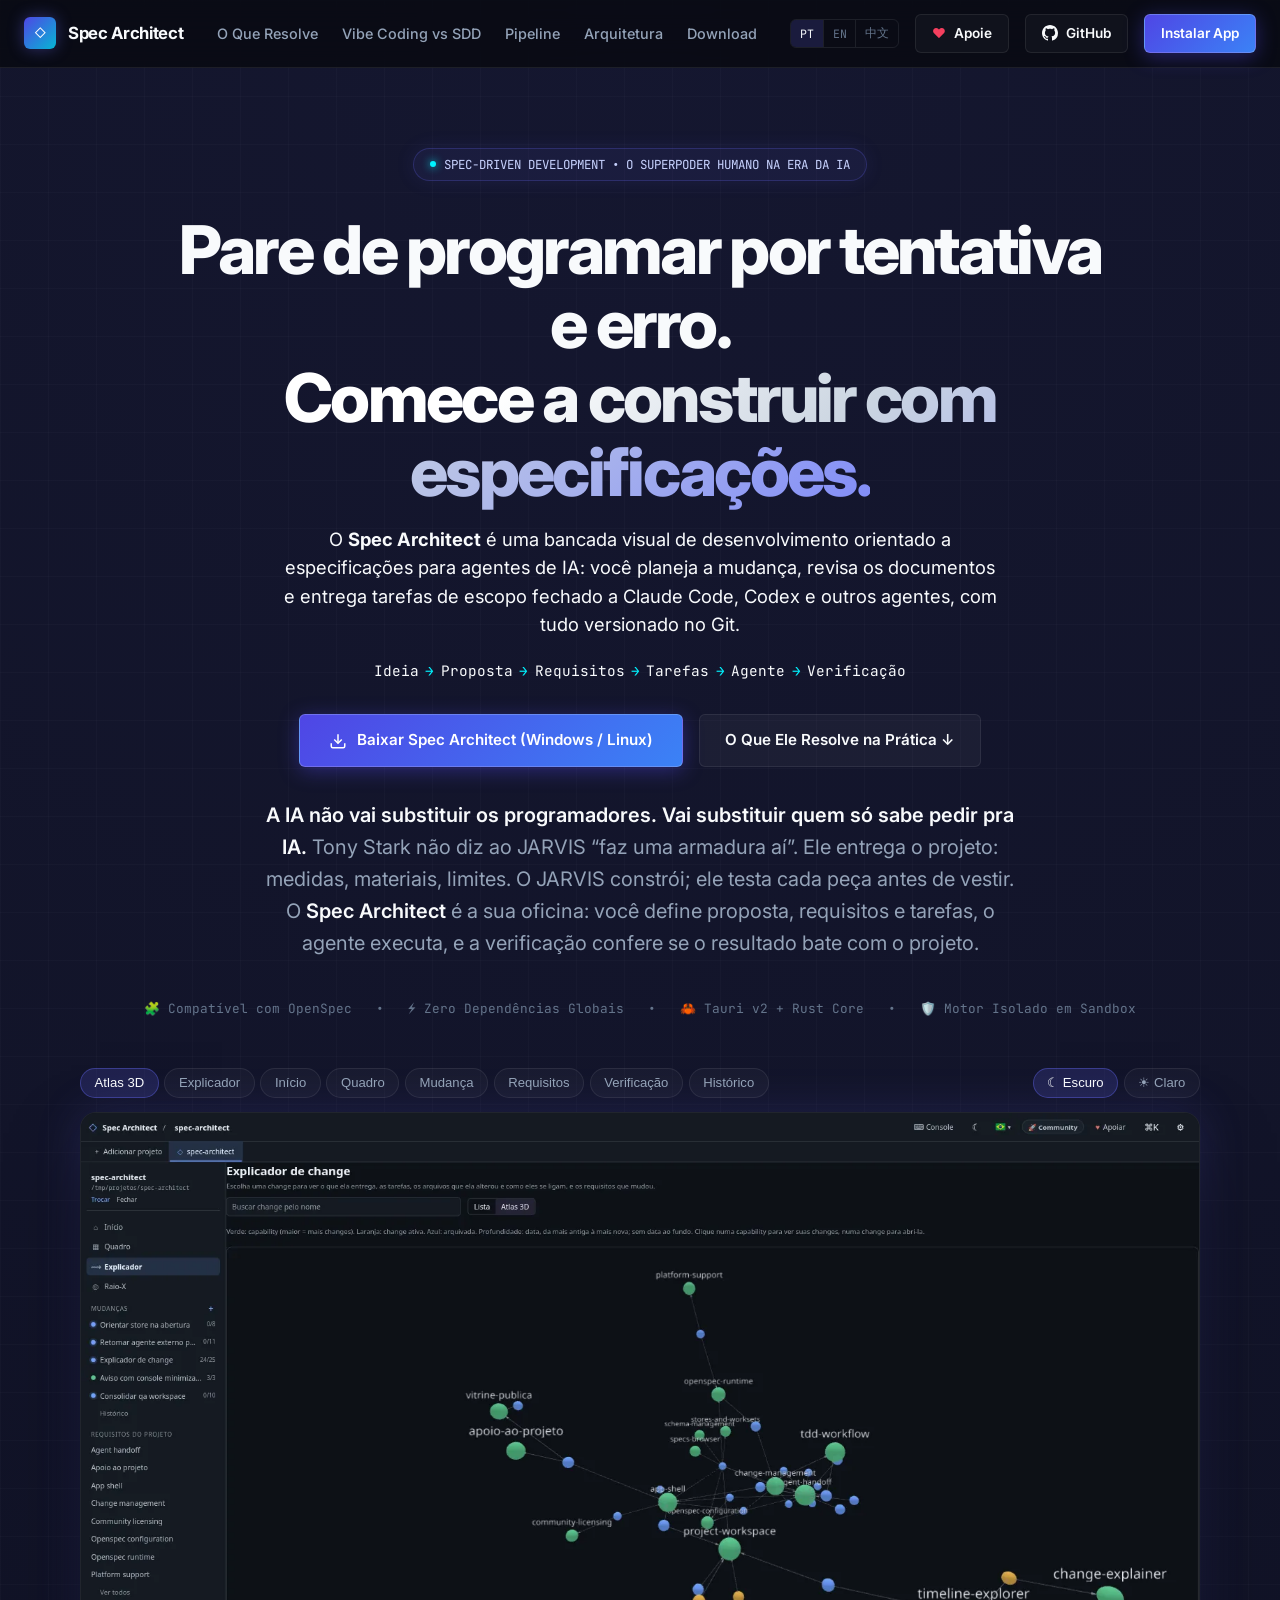
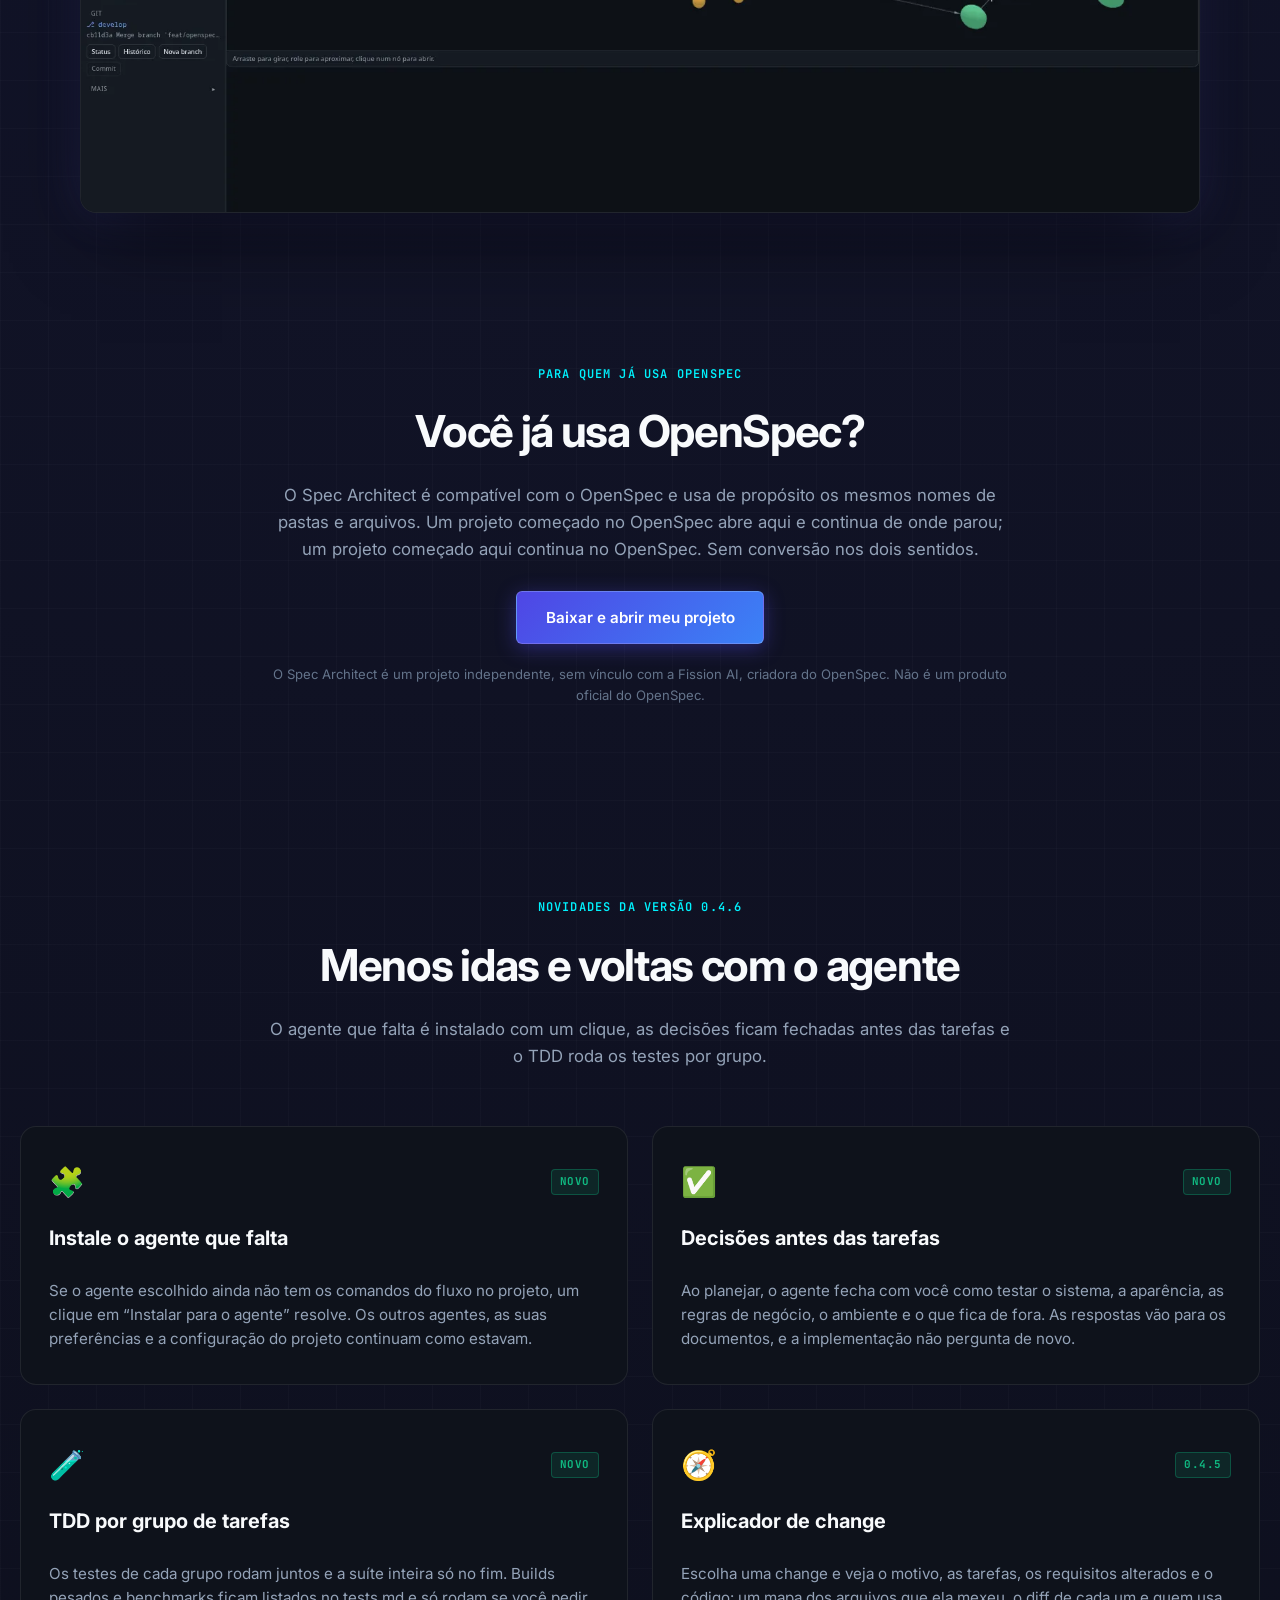
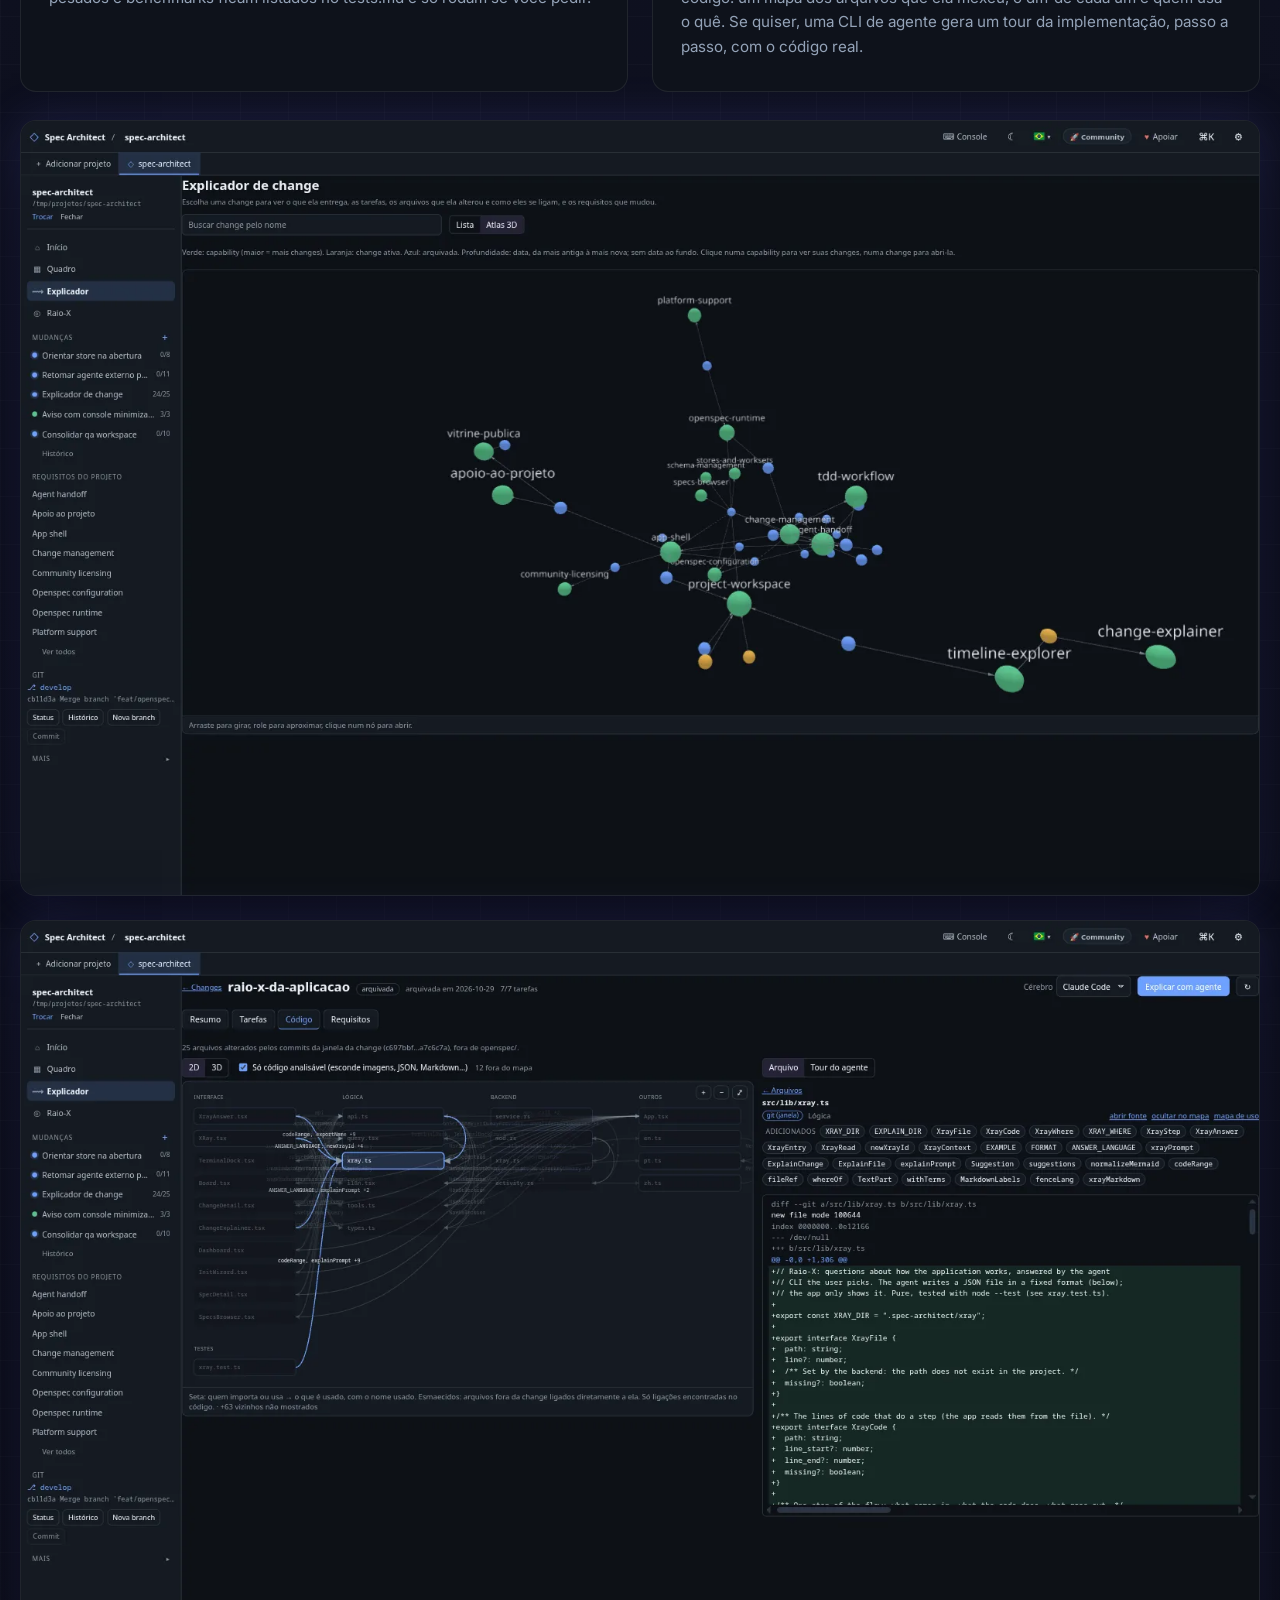
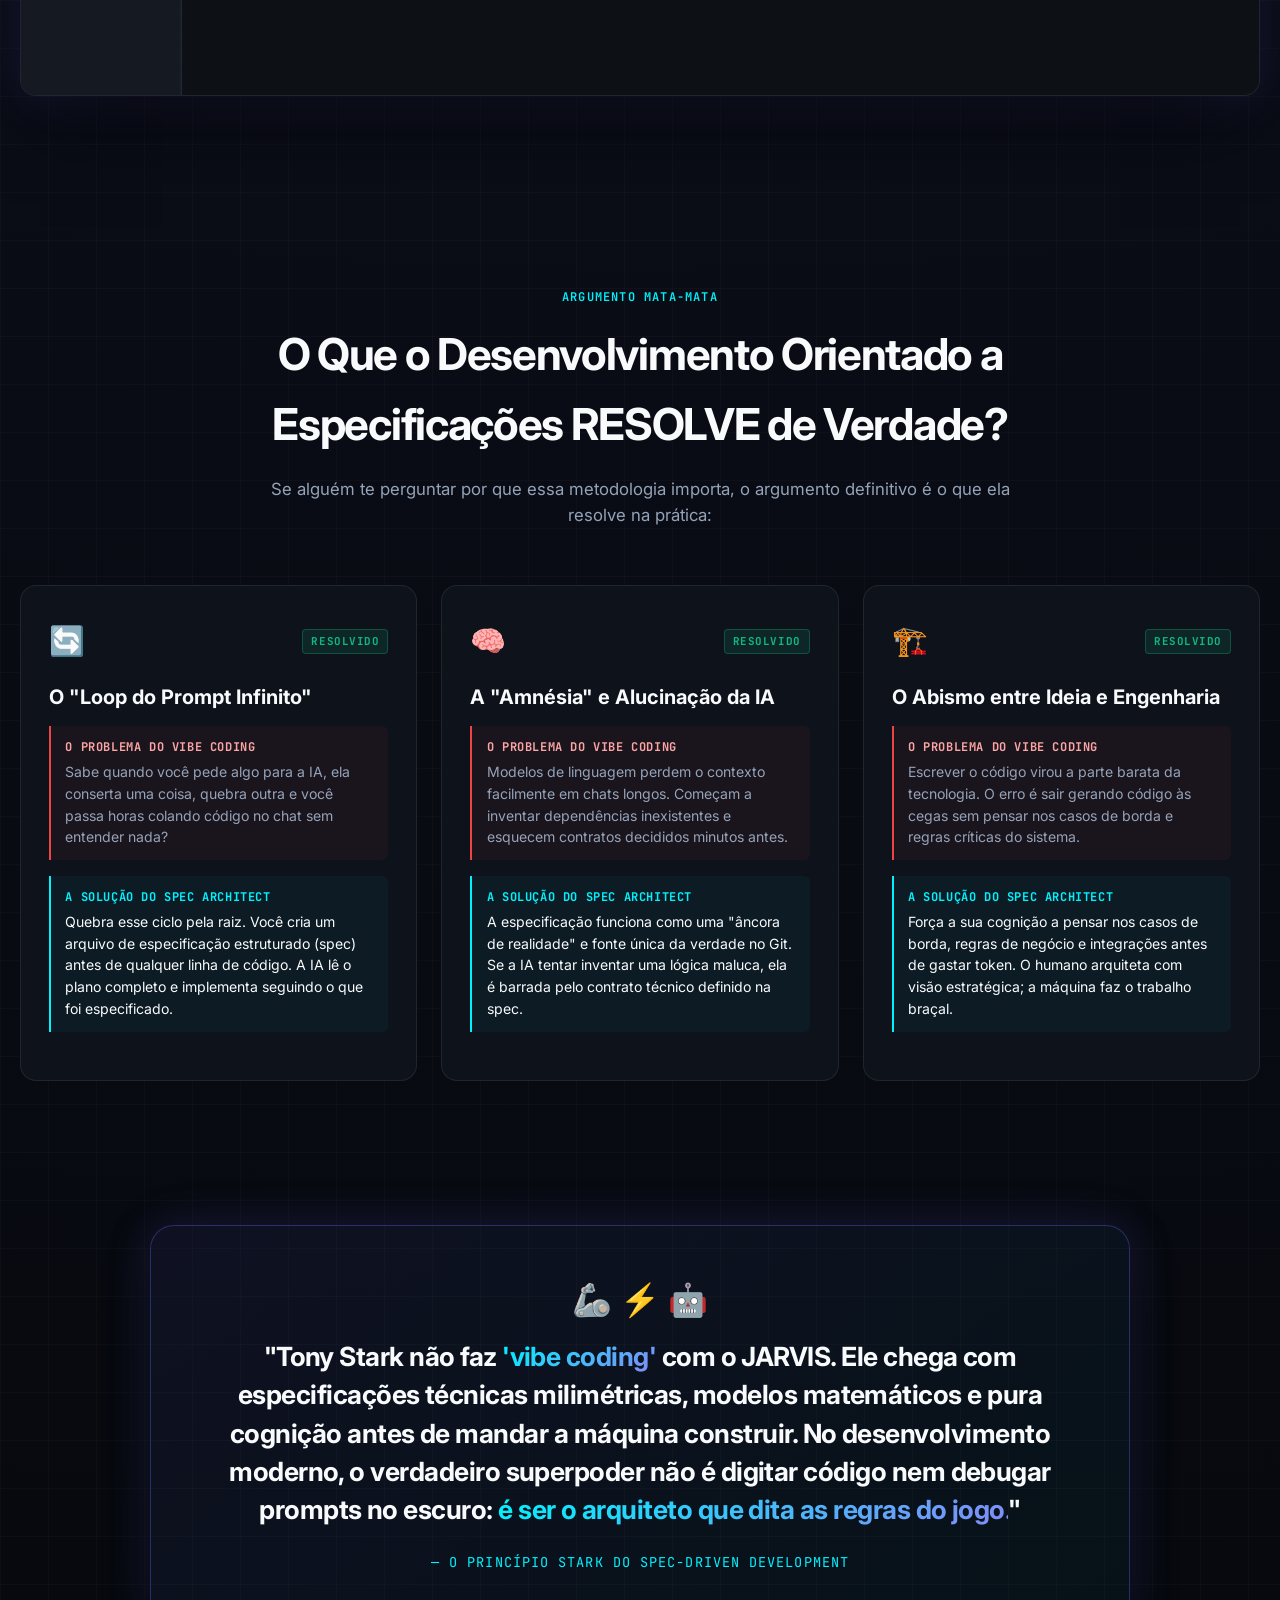
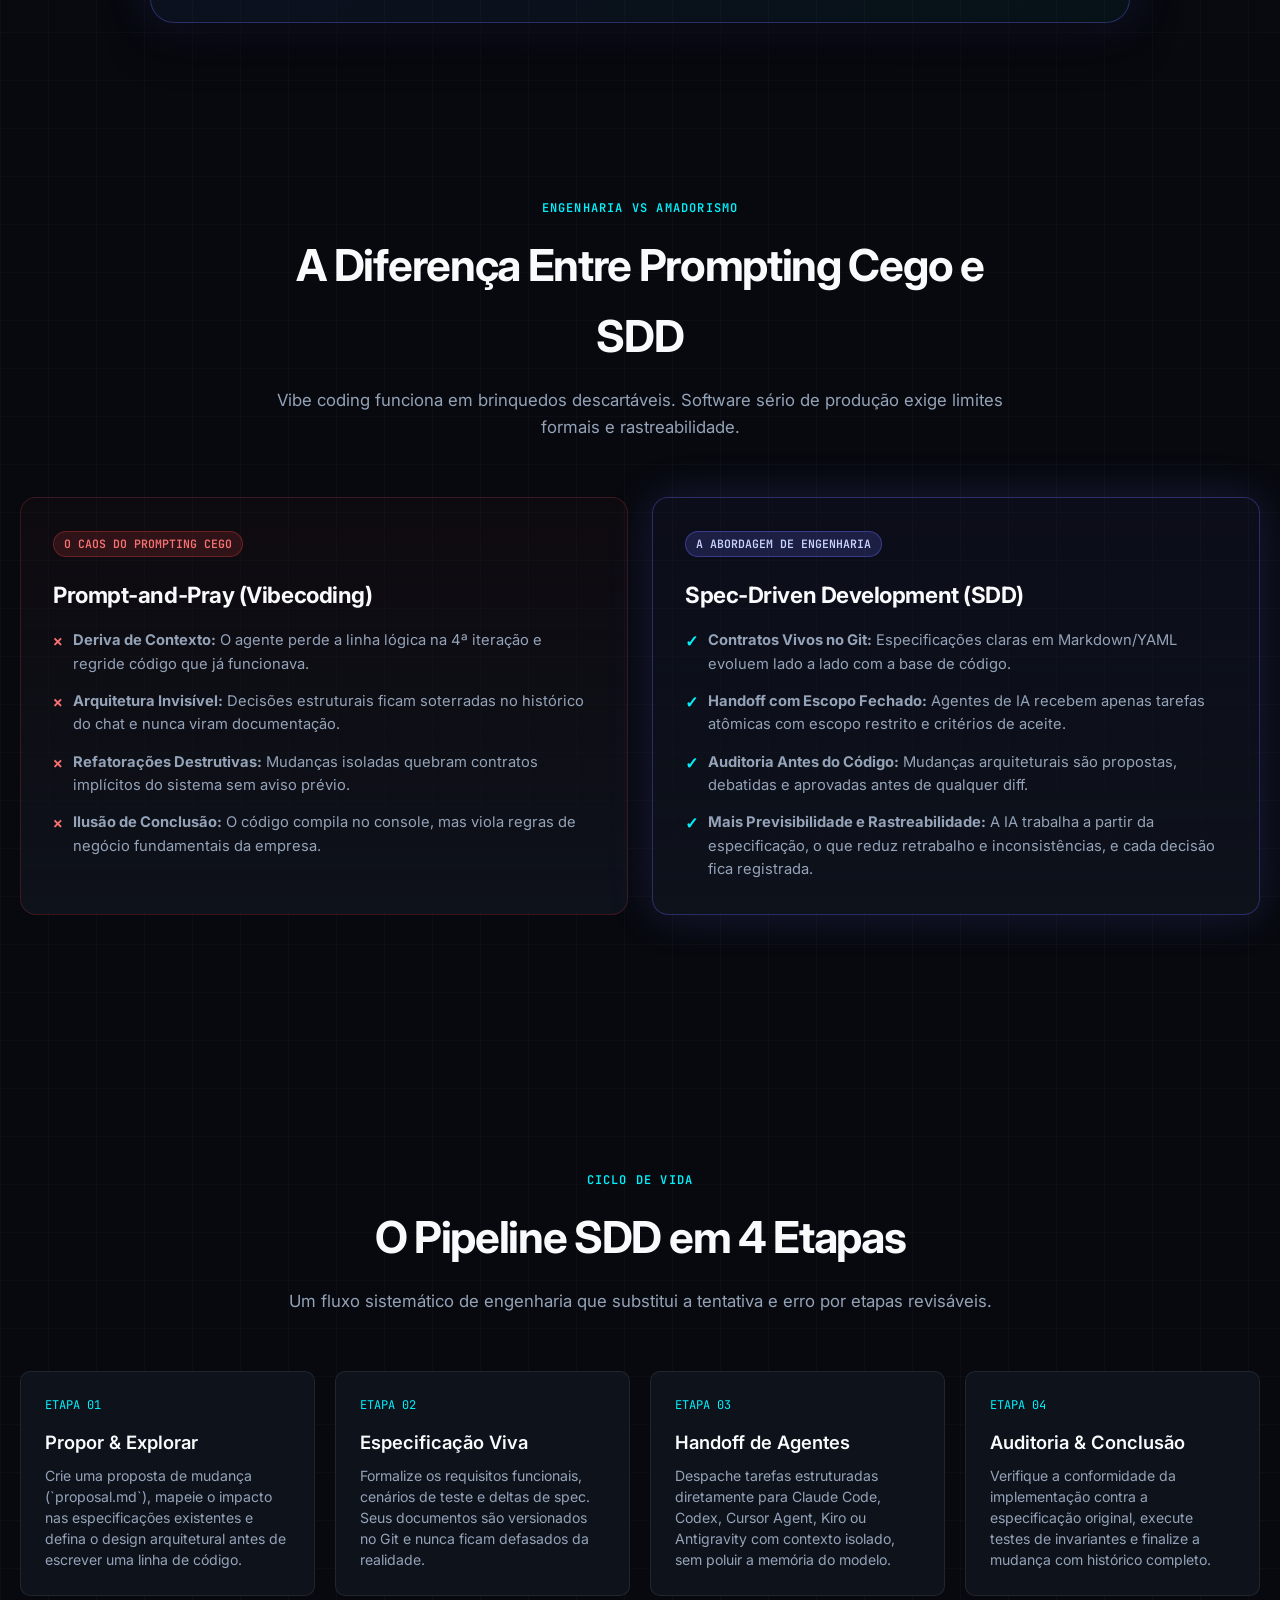
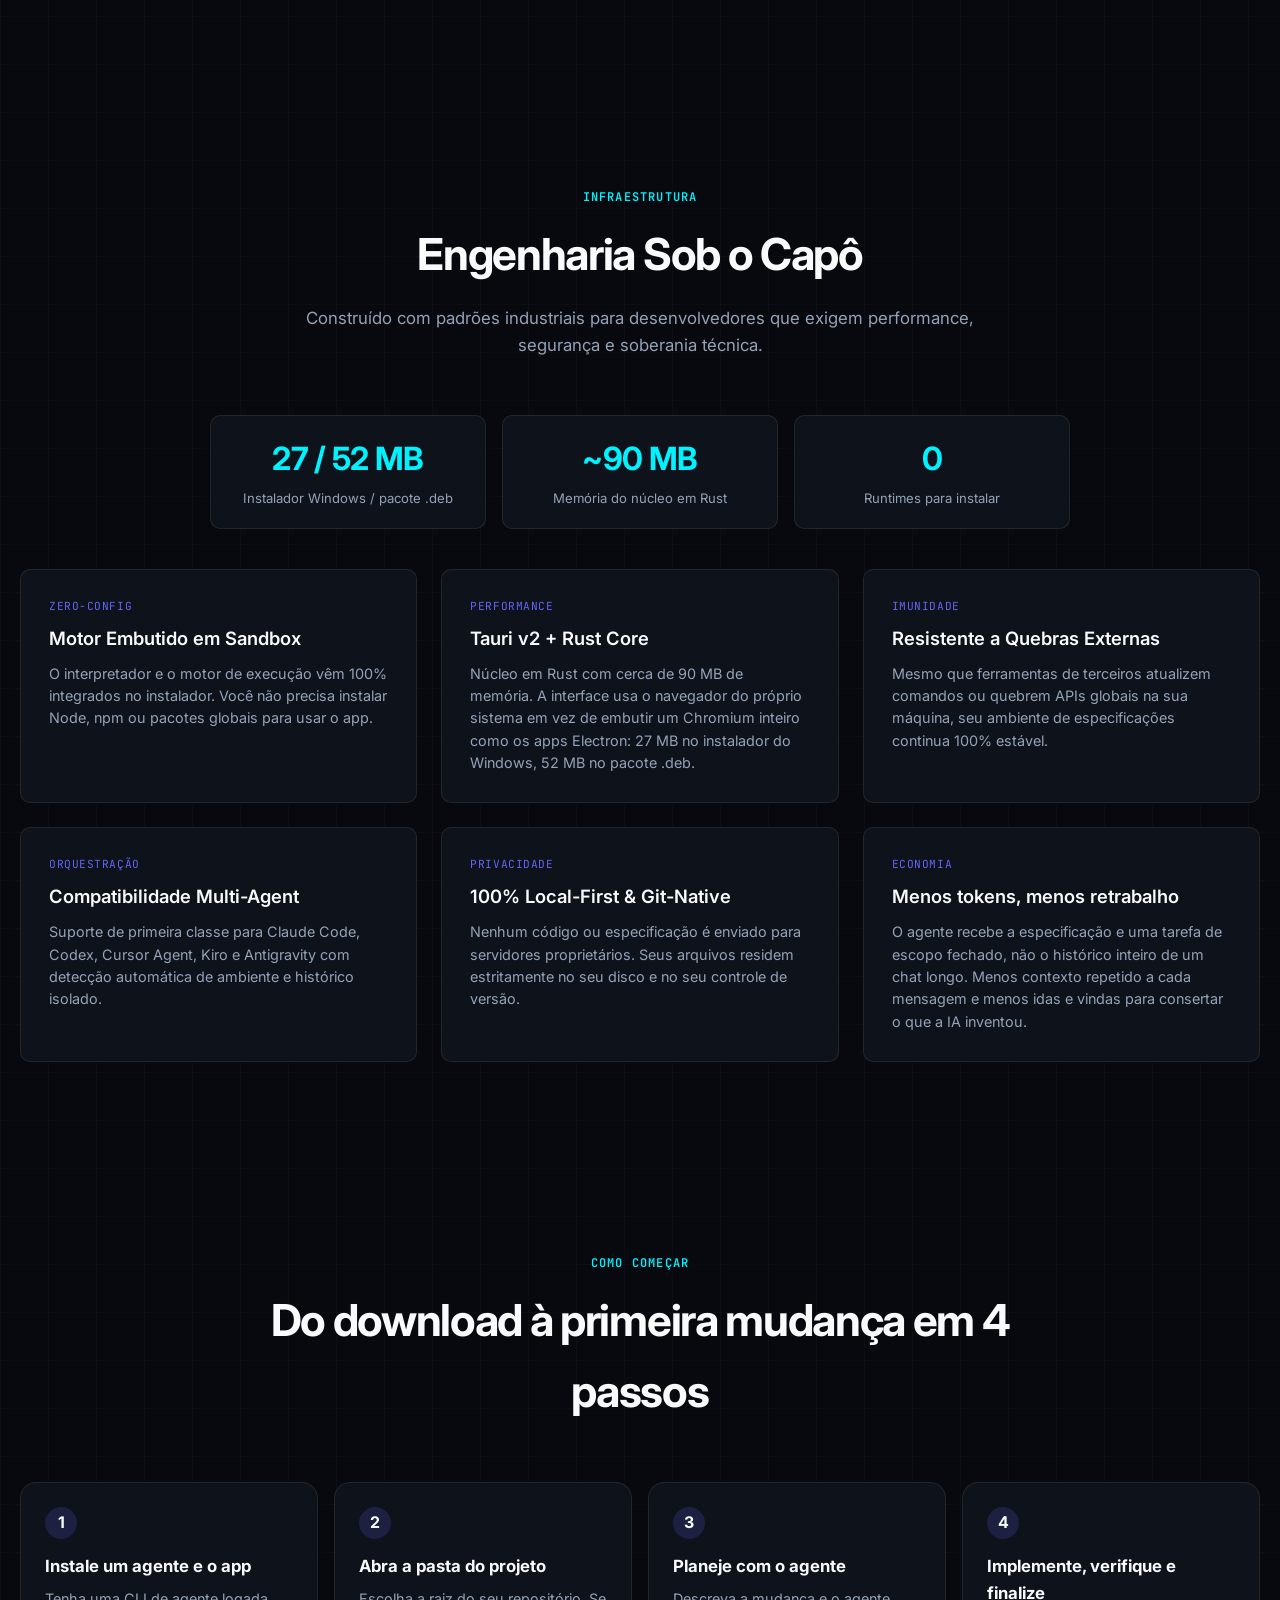
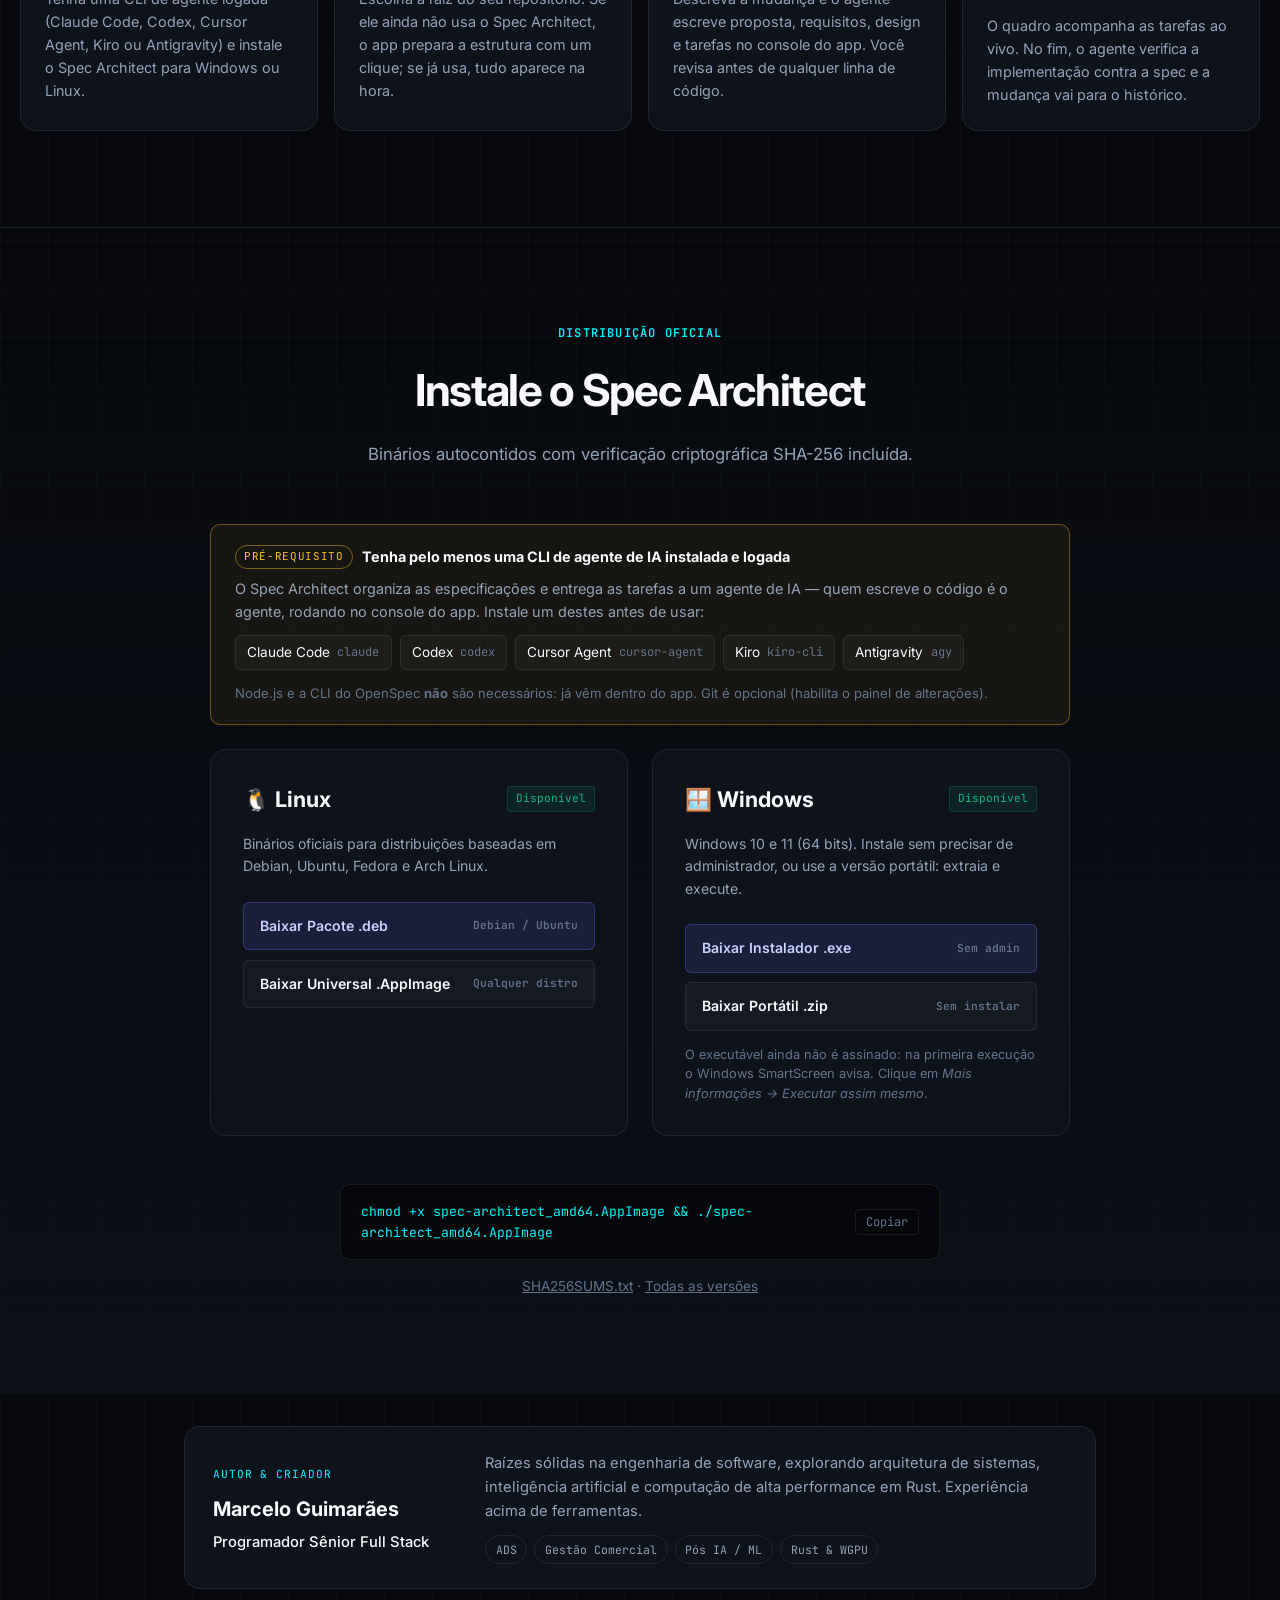
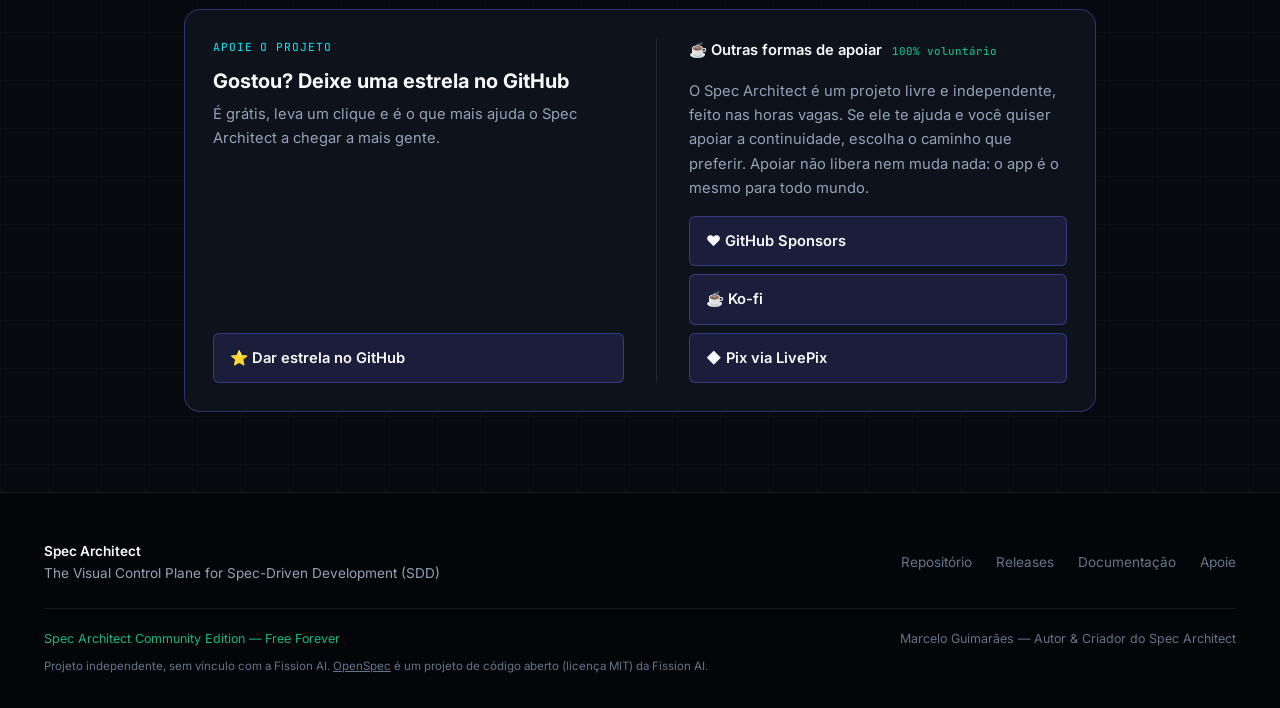
<file: index.html>
<!DOCTYPE html>
<html lang="pt-BR">
<head>
    <meta charset="UTF-8">
    <meta name="viewport" content="width=device-width, initial-scale=1.0">
    <title>Spec Architect — Bancada visual de Spec-Driven Development (compatível com OpenSpec)</title>
    <meta name="description" content="Spec Architect é uma bancada visual de Spec-Driven Development: conduza Claude Code, Codex e outros agentes de IA por proposta, especificação, tarefas e finalização. Compatível com projetos OpenSpec. Community Edition gratuita para Windows e Linux.">
    <meta name="keywords" content="OpenSpec, interface OpenSpec, OpenSpec GUI, Spec-Driven Development, SDD, Vibe Coding, Claude Code, Codex, Cursor Agent, Agentes de IA, Tauri v2, Rust">
    <meta property="og:title" content="Spec Architect — Bancada visual de Spec-Driven Development">
    <meta property="og:description" content="Conduza Claude Code, Codex e outros agentes de IA por proposta, especificação, tarefas e finalização. Compatível com projetos OpenSpec. Gratuito para Windows e Linux.">
    <meta property="og:type" content="website">
    <meta property="og:url" content="https://marcelofullstack.github.io/spec-architect-app/">
    <link rel="icon" href="favicon.svg" type="image/svg+xml">
    <link rel="stylesheet" href="style.css?v=20261112">
    <link rel="preconnect" href="https://fonts.googleapis.com">
    <link rel="preconnect" href="https://fonts.gstatic.com" crossorigin>
    <link href="https://fonts.googleapis.com/css2?family=Inter:wght@400;500;600;700;800&family=JetBrains+Mono:wght@400;500;600;700&display=swap" rel="stylesheet">
</head>
<body>
    <!-- Top Navigation -->
    <header class="header">
        <nav class="navbar">
            <a href="#" class="navbar-brand">
                <span class="brand-icon">◇</span>
                <span class="brand-name">Spec Architect</span>
                <span class="brand-badge">SDD Control Plane</span>
            </a>
            <div class="navbar-links">
                <a href="#o-que-resolve">O Que Resolve</a>
                <a href="#paradigma">Vibe Coding vs SDD</a>
                <a href="#pipeline">Pipeline</a>
                <a href="#engenharia">Arquitetura</a>
                <a href="#download">Download</a>
            </div>
            <div class="navbar-cta">
                <div class="lang-switch" role="group" aria-label="Idioma / Language / 语言">
                    <button type="button" data-lang="pt" lang="pt-BR">PT</button>
                    <button type="button" data-lang="en" lang="en">EN</button>
                    <button type="button" data-lang="zh" lang="zh-CN">中文</button>
                </div>
                <a href="#apoie" class="btn-nav btn-support"><span class="support-heart" aria-hidden="true">♥</span><span class="btn-support-text">Apoie</span></a>
                <a href="https://github.com/MarceloFullStack/spec-architect-app" target="_blank" class="btn-nav">
                    <svg height="16" width="16" viewBox="0 0 16 16" fill="currentColor"><path d="M8 0C3.58 0 0 3.58 0 8c0 3.54 2.29 6.53 5.47 7.59.4.07.55-.17.55-.38 0-.19-.01-.82-.01-1.49-2.01.37-2.53-.49-2.69-.94-.09-.23-.48-.94-.82-1.13-.28-.15-.68-.52-.01-.53.63-.01 1.08.58 1.23.82.72 1.21 1.87.87 2.33.66.07-.52.28-.87.51-1.07-1.78-.2-3.64-.89-3.64-3.95 0-.87.31-1.59.82-2.15-.08-.2-.36-1.02.08-2.12 0 0 .67-.21 2.2.82.64-.18 1.32-.27 2-.27.68 0 1.36.09 2 .27 1.53-1.04 2.2-.82 2.2-.82.44 1.1.16 1.92.08 2.12.51.56.82 1.27.82 2.15 0 3.07-1.87 3.75-3.65 3.95.29.25.54.73.54 1.48 0 1.07-.01 1.93-.01 2.2 0 .21.15.46.55.38A8.013 8.013 0 0016 8c0-4.42-3.58-8-8-8z"></path></svg>
                    GitHub
                </a>
                <a href="#download" class="btn-primary" style="padding: 0.45rem 1rem; font-size: 0.85rem;">Instalar App</a>
            </div>
        </nav>
    </header>

    <main>
        <!-- Hero Section -->
        <section class="hero container">
            <div class="pill-announcement">
                <span class="pill-dot"></span>
                SPEC-DRIVEN DEVELOPMENT • O SUPERPODER HUMANO NA ERA DA IA
            </div>
            
            <h1>
                Pare de programar por tentativa e erro.<br>
                <span class="gradient-text">Comece a construir com especificações.</span>
            </h1>

            <p class="hero-openspec">
                O <strong>Spec Architect</strong> é uma bancada visual de desenvolvimento orientado a especificações para agentes de IA: você planeja a mudança, revisa os documentos e entrega tarefas de escopo fechado a Claude Code, Codex e outros agentes, com tudo versionado no Git.
            </p>

            <ol class="hero-flow">
                <li>Ideia</li>
                <li>Proposta</li>
                <li>Requisitos</li>
                <li>Tarefas</li>
                <li>Agente</li>
                <li>Verificação</li>
            </ol>

            <div class="hero-actions">
                <a href="#download" class="btn-primary">
                    <svg width="18" height="18" viewBox="0 0 24 24" fill="none" stroke="currentColor" stroke-width="2"><path d="M21 15v4a2 2 0 0 1-2 2H5a2 2 0 0 1-2-2v-4"/><polyline points="7 10 12 15 17 10"/><line x1="12" y1="15" x2="12" y2="3"/></svg>
                    Baixar Spec Architect (Windows / Linux)
                </a>
                <a href="#o-que-resolve" class="btn-secondary">
                    O Que Ele Resolve na Prática ↓
                </a>
            </div>

            <p class="hero-subtitle">
                <strong>A IA não vai substituir os programadores. Vai substituir quem só sabe pedir pra IA.</strong> Tony Stark não diz ao JARVIS “faz uma armadura aí”. Ele entrega o projeto: medidas, materiais, limites. O JARVIS constrói; ele testa cada peça antes de vestir.
                O <strong>Spec Architect</strong> é a sua oficina: você define proposta, requisitos e tarefas, o agente executa, e a verificação confere se o resultado bate com o projeto.
            </p>

            <div class="hero-meta">
                <span>🧩 Compatível com OpenSpec</span>
                <span>•</span>
                <span>⚡ Zero Dependências Globais</span>
                <span>•</span>
                <span>🦀 Tauri v2 + Rust Core</span>
                <span>•</span>
                <span>🛡️ Motor Isolado em Sandbox</span>
            </div>

            <!-- Real app screens: language follows the site, theme and view are picked here -->
            <div class="screens" id="screens">
                <div class="screens-bar">
                    <div class="screens-tabs" role="tablist">
                        <button type="button" role="tab" data-view="atlas" class="on">Atlas 3D</button>
                        <button type="button" role="tab" data-view="explainer">Explicador</button>
                        <button type="button" role="tab" data-view="home">Início</button>
                        <button type="button" role="tab" data-view="board">Quadro</button>
                        <button type="button" role="tab" data-view="change">Mudança</button>
                        <button type="button" role="tab" data-view="spec">Requisitos</button>
                        <button type="button" role="tab" data-view="verify">Verificação</button>
                        <button type="button" role="tab" data-view="history">Histórico</button>
                    </div>
                    <div class="screens-theme" role="group">
                        <button type="button" data-theme="dark" class="on">☾ Escuro</button>
                        <button type="button" data-theme="light">☀ Claro</button>
                    </div>
                </div>
                <div class="screens-frame">
                    <img id="screens-img" src="assets/screens/dark-pt-atlas.webp?v=20261112" width="1600" height="1000" alt="Spec Architect: atlas 3D das capabilities e das changes que mexeram em cada uma">
                </div>
            </div>
        </section>

        <!-- Entry point for people who already use OpenSpec -->
        <section class="section container openspec-entry" id="openspec">
            <div class="section-header">
                <span class="section-tag">Para quem já usa OpenSpec</span>
                <h2 class="section-title">Você já usa OpenSpec?</h2>
                <p class="section-desc">
                    O Spec Architect é compatível com o OpenSpec e usa de propósito os mesmos nomes de pastas e arquivos. Um projeto começado no OpenSpec abre aqui e continua de onde parou; um projeto começado aqui continua no OpenSpec. Sem conversão nos dois sentidos.
                </p>
                <a href="#download" class="btn-primary openspec-cta">Baixar e abrir meu projeto</a>
                <p class="openspec-note">
                    O Spec Architect é um projeto independente, sem vínculo com a Fission AI, criadora do OpenSpec. Não é um produto oficial do OpenSpec.
                </p>
            </div>
        </section>

        <!-- WHAT'S NEW -->
        <section class="section container" id="novidades">
            <div class="section-header">
                <span class="section-tag">Novidades da versão 0.4.6</span>
                <h2 class="section-title">Menos idas e voltas com o agente</h2>
                <p class="section-desc">O agente que falta é instalado com um clique, as decisões ficam fechadas antes das tarefas e o TDD roda os testes por grupo.</p>
            </div>
            <div class="solver-grid news-grid">
                <div class="solver-card">
                    <div class="solver-header">
                        <span class="solver-icon">🧩</span>
                        <span class="solver-badge">Novo</span>
                    </div>
                    <h3 class="solver-title">Instale o agente que falta</h3>
                    <p class="solver-text">Se o agente escolhido ainda não tem os comandos do fluxo no projeto, um clique em “Instalar para o agente” resolve. Os outros agentes, as suas preferências e a configuração do projeto continuam como estavam.</p>
                </div>
                <div class="solver-card">
                    <div class="solver-header">
                        <span class="solver-icon">✅</span>
                        <span class="solver-badge">Novo</span>
                    </div>
                    <h3 class="solver-title">Decisões antes das tarefas</h3>
                    <p class="solver-text">Ao planejar, o agente fecha com você como testar o sistema, a aparência, as regras de negócio, o ambiente e o que fica de fora. As respostas vão para os documentos, e a implementação não pergunta de novo.</p>
                </div>
                <div class="solver-card">
                    <div class="solver-header">
                        <span class="solver-icon">🧪</span>
                        <span class="solver-badge">Novo</span>
                    </div>
                    <h3 class="solver-title">TDD por grupo de tarefas</h3>
                    <p class="solver-text">Os testes de cada grupo rodam juntos e a suíte inteira só no fim. Builds pesados e benchmarks ficam listados no tests.md e só rodam se você pedir.</p>
                </div>
                <div class="solver-card">
                    <div class="solver-header">
                        <span class="solver-icon">🧭</span>
                        <span class="solver-badge">0.4.5</span>
                    </div>
                    <h3 class="solver-title">Explicador de change</h3>
                    <p class="solver-text">Escolha uma change e veja o motivo, as tarefas, os requisitos alterados e o código: um mapa dos arquivos que ela mexeu, o diff de cada um e quem usa o quê. Se quiser, uma CLI de agente gera um tour da implementação, passo a passo, com o código real.</p>
                </div>
            </div>
            <div class="news-shots">
                <a class="screens-frame" data-shot-link="atlas" href="assets/screens/dark-pt-atlas.webp?v=20261112" target="_blank" rel="noopener"><img data-shot="atlas" src="assets/screens/dark-pt-atlas.webp?v=20261112" width="1600" height="1000" loading="lazy" alt="Spec Architect: atlas 3D das capabilities e das changes que mexeram em cada uma"></a>
                <a class="screens-frame" data-shot-link="explainer" href="assets/screens/dark-pt-explainer.webp?v=20261112" target="_blank" rel="noopener"><img data-shot="explainer" src="assets/screens/dark-pt-explainer.webp?v=20261112" width="1600" height="1000" loading="lazy" alt="Spec Architect: explicador de change com o mapa dos arquivos alterados e o diff de cada um"></a>
            </div>
        </section>

        <!-- WHAT SDD ACTUALLY SOLVES SECTION -->
        <section class="section container" id="o-que-resolve">
            <div class="section-header">
                <span class="section-tag">Argumento Mata-Mata</span>
                <h2 class="section-title">O Que o Desenvolvimento Orientado a Especificações RESOLVE de Verdade?</h2>
                <p class="section-desc">
                    Se alguém te perguntar por que essa metodologia importa, o argumento definitivo é o que ela resolve na prática:
                </p>
            </div>

            <div class="solver-grid">
                <!-- Solver Card 1 -->
                <div class="solver-card">
                    <div class="solver-header">
                        <span class="solver-icon">🔄</span>
                        <span class="solver-badge">Resolvido</span>
                    </div>
                    <h3 class="solver-title">O "Loop do Prompt Infinito"</h3>
                    
                    <div class="solver-block problem">
                        <strong>O Problema do Vibe Coding</strong>
                        Sabe quando você pede algo para a IA, ela conserta uma coisa, quebra outra e você passa horas colando código no chat sem entender nada?
                    </div>

                    <div class="solver-block solution">
                        <strong>A Solução do Spec Architect</strong>
                        Quebra esse ciclo pela raiz. Você cria um arquivo de especificação estruturado (spec) antes de qualquer linha de código. A IA lê o plano completo e implementa seguindo o que foi especificado.
                    </div>
                </div>

                <!-- Solver Card 2 -->
                <div class="solver-card">
                    <div class="solver-header">
                        <span class="solver-icon">🧠</span>
                        <span class="solver-badge">Resolvido</span>
                    </div>
                    <h3 class="solver-title">A "Amnésia" e Alucinação da IA</h3>
                    
                    <div class="solver-block problem">
                        <strong>O Problema do Vibe Coding</strong>
                        Modelos de linguagem perdem o contexto facilmente em chats longos. Começam a inventar dependências inexistentes e esquecem contratos decididos minutos antes.
                    </div>

                    <div class="solver-block solution">
                        <strong>A Solução do Spec Architect</strong>
                        A especificação funciona como uma "âncora de realidade" e fonte única da verdade no Git. Se a IA tentar inventar uma lógica maluca, ela é barrada pelo contrato técnico definido na spec.
                    </div>
                </div>

                <!-- Solver Card 3 -->
                <div class="solver-card">
                    <div class="solver-header">
                        <span class="solver-icon">🏗️</span>
                        <span class="solver-badge">Resolvido</span>
                    </div>
                    <h3 class="solver-title">O Abismo entre Ideia e Engenharia</h3>
                    
                    <div class="solver-block problem">
                        <strong>O Problema do Vibe Coding</strong>
                        Escrever o código virou a parte barata da tecnologia. O erro é sair gerando código às cegas sem pensar nos casos de borda e regras críticas do sistema.
                    </div>

                    <div class="solver-block solution">
                        <strong>A Solução do Spec Architect</strong>
                        Força a sua cognição a pensar nos casos de borda, regras de negócio e integrações antes de gastar token. O humano arquiteta com visão estratégica; a máquina faz o trabalho braçal.
                    </div>
                </div>
            </div>
        </section>

        <!-- Manifesto Quote Card -->
        <section class="manifesto-section container">
            <div class="manifesto-card">
                <div style="font-size: 2rem; margin-bottom: 0.75rem;">🦾 ⚡ 🤖</div>
                <p class="manifesto-quote">
                    "Tony Stark não faz <em>'vibe coding'</em> com o JARVIS. Ele chega com especificações técnicas milimétricas, modelos matemáticos e pura cognição antes de mandar a máquina construir. 
                    No desenvolvimento moderno, o verdadeiro superpoder não é digitar código nem debugar prompts no escuro: <em>é ser o arquiteto que dita as regras do jogo.</em>"
                </p>
                <div class="manifesto-author">— O Princípio Stark do Spec-Driven Development</div>
            </div>
        </section>

        <!-- The Paradigm Section: Vibecoding vs SDD -->
        <section class="section container" id="paradigma">
            <div class="section-header">
                <span class="section-tag">Engenharia vs Amadorismo</span>
                <h2 class="section-title">A Diferença Entre Prompting Cego e SDD</h2>
                <p class="section-desc">
                    Vibe coding funciona em brinquedos descartáveis. Software sério de produção exige limites formais e rastreabilidade.
                </p>
            </div>

            <div class="comparison-grid">
                <!-- Vibecoding (The Bad) -->
                <div class="comp-card bad">
                    <span class="comp-badge">O Caos do Prompting Cego</span>
                    <h3>Prompt-and-Pray (Vibecoding)</h3>
                    <ul class="comp-list">
                        <li>
                            <span class="comp-icon">✕</span>
                            <span><strong>Deriva de Contexto:</strong> O agente perde a linha lógica na 4ª iteração e regride código que já funcionava.</span>
                        </li>
                        <li>
                            <span class="comp-icon">✕</span>
                            <span><strong>Arquitetura Invisível:</strong> Decisões estruturais ficam soterradas no histórico do chat e nunca viram documentação.</span>
                        </li>
                        <li>
                            <span class="comp-icon">✕</span>
                            <span><strong>Refatorações Destrutivas:</strong> Mudanças isoladas quebram contratos implícitos do sistema sem aviso prévio.</span>
                        </li>
                        <li>
                            <span class="comp-icon">✕</span>
                            <span><strong>Ilusão de Conclusão:</strong> O código compila no console, mas viola regras de negócio fundamentais da empresa.</span>
                        </li>
                    </ul>
                </div>

                <!-- SDD (The Good) -->
                <div class="comp-card good">
                    <span class="comp-badge">A Abordagem de Engenharia</span>
                    <h3>Spec-Driven Development (SDD)</h3>
                    <ul class="comp-list">
                        <li>
                            <span class="comp-icon">✓</span>
                            <span><strong>Contratos Vivos no Git:</strong> Especificações claras em Markdown/YAML evoluem lado a lado com a base de código.</span>
                        </li>
                        <li>
                            <span class="comp-icon">✓</span>
                            <span><strong>Handoff com Escopo Fechado:</strong> Agentes de IA recebem apenas tarefas atômicas com escopo restrito e critérios de aceite.</span>
                        </li>
                        <li>
                            <span class="comp-icon">✓</span>
                            <span><strong>Auditoria Antes do Código:</strong> Mudanças arquiteturais são propostas, debatidas e aprovadas antes de qualquer diff.</span>
                        </li>
                        <li>
                            <span class="comp-icon">✓</span>
                            <span><strong>Mais Previsibilidade e Rastreabilidade:</strong> A IA trabalha a partir da especificação, o que reduz retrabalho e inconsistências, e cada decisão fica registrada.</span>
                        </li>
                    </ul>
                </div>
            </div>
        </section>

        <!-- The 4-Step SDD Pipeline -->
        <section class="section container" id="pipeline">
            <div class="section-header">
                <span class="section-tag">Ciclo de Vida</span>
                <h2 class="section-title">O Pipeline SDD em 4 Etapas</h2>
                <p class="section-desc">
                    Um fluxo sistemático de engenharia que substitui a tentativa e erro por etapas revisáveis.
                </p>
            </div>

            <div class="pipeline-grid">
                <div class="pipeline-step">
                    <span class="step-num">ETAPA 01</span>
                    <h3 class="step-title">Propor & Explorar</h3>
                    <p class="step-desc">
                        Crie uma proposta de mudança (`proposal.md`), mapeie o impacto nas especificações existentes e defina o design arquitetural antes de escrever uma linha de código.
                    </p>
                </div>
                <div class="pipeline-step">
                    <span class="step-num">ETAPA 02</span>
                    <h3 class="step-title">Especificação Viva</h3>
                    <p class="step-desc">
                        Formalize os requisitos funcionais, cenários de teste e deltas de spec. Seus documentos são versionados no Git e nunca ficam defasados da realidade.
                    </p>
                </div>
                <div class="pipeline-step">
                    <span class="step-num">ETAPA 03</span>
                    <h3 class="step-title">Handoff de Agentes</h3>
                    <p class="step-desc">
                        Despache tarefas estruturadas diretamente para Claude Code, Codex, Cursor Agent, Kiro ou Antigravity com contexto isolado, sem poluir a memória do modelo.
                    </p>
                </div>
                <div class="pipeline-step">
                    <span class="step-num">ETAPA 04</span>
                    <h3 class="step-title">Auditoria & Conclusão</h3>
                    <p class="step-desc">
                        Verifique a conformidade da implementação contra a especificação original, execute testes de invariantes e finalize a mudança com histórico completo.
                    </p>
                </div>
            </div>
        </section>

        <!-- Engineering & Architecture Section -->
        <section class="section container" id="engenharia">
            <div class="section-header">
                <span class="section-tag">Infraestrutura</span>
                <h2 class="section-title">Engenharia Sob o Capô</h2>
                <p class="section-desc">
                    Construído com padrões industriais para desenvolvedores que exigem performance, segurança e soberania técnica.
                </p>
            </div>

            <div class="perf-stats">
                <div><strong>27 / 52 MB</strong><span>Instalador Windows / pacote .deb</span></div>
                <div><strong>~90 MB</strong><span>Memória do núcleo em Rust</span></div>
                <div><strong>0</strong><span>Runtimes para instalar</span></div>
            </div>

            <div class="features-grid">
                <div class="feat-card">
                    <div class="feat-tag">Zero-Config</div>
                    <h3>Motor Embutido em Sandbox</h3>
                    <p>O interpretador e o motor de execução vêm 100% integrados no instalador. Você não precisa instalar Node, npm ou pacotes globais para usar o app.</p>
                </div>
                <div class="feat-card">
                    <div class="feat-tag">Performance</div>
                    <h3>Tauri v2 + Rust Core</h3>
                    <p>Núcleo em Rust com cerca de 90 MB de memória. A interface usa o navegador do próprio sistema em vez de embutir um Chromium inteiro como os apps Electron: 27 MB no instalador do Windows, 52 MB no pacote .deb.</p>
                </div>
                <div class="feat-card">
                    <div class="feat-tag">Imunidade</div>
                    <h3>Resistente a Quebras Externas</h3>
                    <p>Mesmo que ferramentas de terceiros atualizem comandos ou quebrem APIs globais na sua máquina, seu ambiente de especificações continua 100% estável.</p>
                </div>
                <div class="feat-card">
                    <div class="feat-tag">Orquestração</div>
                    <h3>Compatibilidade Multi-Agent</h3>
                    <p>Suporte de primeira classe para Claude Code, Codex, Cursor Agent, Kiro e Antigravity com detecção automática de ambiente e histórico isolado.</p>
                </div>
                <div class="feat-card">
                    <div class="feat-tag">Privacidade</div>
                    <h3>100% Local-First & Git-Native</h3>
                    <p>Nenhum código ou especificação é enviado para servidores proprietários. Seus arquivos residem estritamente no seu disco e no seu controle de versão.</p>
                </div>
                <div class="feat-card">
                    <div class="feat-tag">Economia</div>
                    <h3>Menos tokens, menos retrabalho</h3>
                    <p>O agente recebe a especificação e uma tarefa de escopo fechado, não o histórico inteiro de um chat longo. Menos contexto repetido a cada mensagem e menos idas e vindas para consertar o que a IA inventou.</p>
                </div>
            </div>
        </section>

        <!-- Getting started -->
        <section class="section container howto" id="como-usar">
            <div class="section-header">
                <span class="section-tag">Como começar</span>
                <h2 class="section-title">Do download à primeira mudança em 4 passos</h2>
            </div>
            <ol class="howto-steps">
                <li>
                    <span class="howto-num">1</span>
                    <h3>Instale um agente e o app</h3>
                    <p>Tenha uma CLI de agente logada (Claude Code, Codex, Cursor Agent, Kiro ou Antigravity) e instale o Spec Architect para Windows ou Linux.</p>
                </li>
                <li>
                    <span class="howto-num">2</span>
                    <h3>Abra a pasta do projeto</h3>
                    <p>Escolha a raiz do seu repositório. Se ele ainda não usa o Spec Architect, o app prepara a estrutura com um clique; se já usa, tudo aparece na hora.</p>
                </li>
                <li>
                    <span class="howto-num">3</span>
                    <h3>Planeje com o agente</h3>
                    <p>Descreva a mudança e o agente escreve proposta, requisitos, design e tarefas no console do app. Você revisa antes de qualquer linha de código.</p>
                </li>
                <li>
                    <span class="howto-num">4</span>
                    <h3>Implemente, verifique e finalize</h3>
                    <p>O quadro acompanha as tarefas ao vivo. No fim, o agente verifica a implementação contra a spec e a mudança vai para o histórico.</p>
                </li>
            </ol>
        </section>

        <!-- Download Section -->
        <section class="download-section" id="download">
            <div class="container">
                <div class="section-header">
                    <span class="section-tag">Distribuição Oficial</span>
                    <h2 class="section-title">Instale o Spec Architect</h2>
                    <p class="section-desc">
                        Binários autocontidos com verificação criptográfica SHA-256 incluída.
                    </p>
                    <p class="section-desc dl-version" id="dl-version" hidden></p>
                </div>

                <div class="dl-requirements">
                    <div class="dl-req-head">
                        <span class="dl-req-tag">Pré-requisito</span>
                        <strong>Tenha pelo menos uma CLI de agente de IA instalada e logada</strong>
                    </div>
                    <p>O Spec Architect organiza as especificações e entrega as tarefas a um agente de IA — quem escreve o código é o agente, rodando no console do app. Instale um destes antes de usar:</p>
                    <ul class="dl-req-list">
                        <li><span>Claude Code</span><code>claude</code></li>
                        <li><span>Codex</span><code>codex</code></li>
                        <li><span>Cursor Agent</span><code>cursor-agent</code></li>
                        <li><span>Kiro</span><code>kiro-cli</code></li>
                        <li><span>Antigravity</span><code>agy</code></li>
                    </ul>
                    <p class="dl-req-foot">Node.js e a CLI do OpenSpec <strong>não</strong> são necessários: já vêm dentro do app. Git é opcional (habilita o painel de alterações).</p>
                </div>

                <div class="download-cards">
                    <!-- Linux Card -->
                    <div class="dl-card">
                        <div class="dl-header">
                            <span class="dl-os">🐧 Linux</span>
                            <span class="dl-badge">Disponível</span>
                        </div>
                        <p class="dl-desc">Binários oficiais para distribuições baseadas em Debian, Ubuntu, Fedora e Arch Linux.</p>
                        <div class="dl-actions">
                            <a href="https://github.com/MarceloFullStack/spec-architect-app/releases/latest/download/spec-architect_amd64.deb" class="dl-btn primary" data-asset="spec-architect_amd64.deb">
                                <span>Baixar Pacote .deb</span>
                                <span class="dl-meta">Debian / Ubuntu</span>
                            </a>
                            <a href="https://github.com/MarceloFullStack/spec-architect-app/releases/latest/download/spec-architect_amd64.AppImage" class="dl-btn secondary" data-asset="spec-architect_amd64.AppImage">
                                <span>Baixar Universal .AppImage</span>
                                <span class="dl-meta">Qualquer distro</span>
                            </a>
                        </div>
                    </div>

                    <!-- Windows Card -->
                    <div class="dl-card">
                        <div class="dl-header">
                            <span class="dl-os">🪟 Windows</span>
                            <span class="dl-badge">Disponível</span>
                        </div>
                        <p class="dl-desc">Windows 10 e 11 (64 bits). Instale sem precisar de administrador, ou use a versão portátil: extraia e execute.</p>
                        <div class="dl-actions">
                            <a href="https://github.com/MarceloFullStack/spec-architect-app/releases/latest/download/spec-architect_x64-setup.exe" class="dl-btn primary" data-asset="spec-architect_x64-setup.exe">
                                <span>Baixar Instalador .exe</span>
                                <span class="dl-meta">Sem admin</span>
                            </a>
                            <a href="https://github.com/MarceloFullStack/spec-architect-app/releases/latest/download/spec-architect_x64-portable.zip" class="dl-btn secondary" data-asset="spec-architect_x64-portable.zip">
                                <span>Baixar Portátil .zip</span>
                                <span class="dl-meta">Sem instalar</span>
                            </a>
                        </div>
                        <p class="dl-note">O executável ainda não é assinado: na primeira execução o Windows SmartScreen avisa. Clique em <em>Mais informações → Executar assim mesmo</em>.</p>
                    </div>
                </div>

                <!-- Terminal Quick Run -->
                <div class="quick-install">
                    <span class="code-snippet">chmod +x spec-architect_amd64.AppImage &amp;&amp; ./spec-architect_amd64.AppImage</span>
                    <button class="copy-btn" onclick="navigator.clipboard.writeText('chmod +x spec-architect_amd64.AppImage && ./spec-architect_amd64.AppImage'); this.innerText=t('copied'); setTimeout(() => this.innerText=t('copy'), 2000);">Copiar</button>
                </div>
                <p class="dl-checksum"><a href="https://github.com/MarceloFullStack/spec-architect-app/releases/latest/download/SHA256SUMS.txt">SHA256SUMS.txt</a> · <a href="https://github.com/MarceloFullStack/spec-architect-app/releases">Todas as versões</a></p>
            </div>
        </section>

        <!-- Author & support -->
        <section class="support-section" id="apoie">
            <div class="container support-wrap">
                <div class="support-author">
                    <div class="support-author-head">
                        <span class="support-tag">Autor &amp; Criador</span>
                        <h3 class="support-name">Marcelo Guimarães</h3>
                        <p class="support-role">Programador Sênior Full Stack</p>
                    </div>
                    <div class="support-author-body">
                        <p>Raízes sólidas na engenharia de software, explorando arquitetura de sistemas, inteligência artificial e computação de alta performance em Rust. Experiência acima de ferramentas.</p>
                        <ul class="support-chips">
                            <li>ADS</li>
                            <li>Gestão Comercial</li>
                            <li>Pós IA / ML</li>
                            <li>Rust &amp; WGPU</li>
                        </ul>
                    </div>
                </div>

                <div class="support-card support-card-accent">
                    <div class="support-col">
                        <span class="support-tag">Apoie o projeto</span>
                        <h3 class="support-name">Gostou? Deixe uma estrela no GitHub</h3>
                        <p>É grátis, leva um clique e é o que mais ajuda o Spec Architect a chegar a mais gente.</p>
                        <a class="support-star" href="https://github.com/MarceloFullStack/spec-architect-app" target="_blank" rel="noopener noreferrer">
                            <span>⭐ Dar estrela no GitHub</span>
                            <span class="support-star-count" id="star-count" hidden></span>
                        </a>
                    </div>

                    <div class="support-col support-more">
                        <p class="support-more-title">☕ Outras formas de apoiar <span>100% voluntário</span></p>
                        <p>O Spec Architect é um projeto livre e independente, feito nas horas vagas. Se ele te ajuda e você quiser apoiar a continuidade, escolha o caminho que preferir. Apoiar não libera nem muda nada: o app é o mesmo para todo mundo.</p>
                        <div class="support-links">
                            <a class="support-star" href="https://github.com/sponsors/MarceloFullStack" target="_blank" rel="noopener noreferrer">♥ GitHub Sponsors</a>
                            <a class="support-star" href="https://ko-fi.com/marcelofullstack" target="_blank" rel="noopener noreferrer">☕ Ko-fi</a>
                            <a class="support-star" href="https://livepix.gg/marcelofullstack" target="_blank" rel="noopener noreferrer">◆ Pix via LivePix</a>
                        </div>
                    </div>
                </div>
            </div>
        </section>

        <!-- Footer -->
        <footer class="footer">
            <div class="container">
                <div class="footer-top">
                    <div>
                        <div class="footer-brand">Spec Architect</div>
                        <div class="footer-copy">The Visual Control Plane for Spec-Driven Development (SDD)</div>
                    </div>
                    <div class="footer-links">
                    <a href="https://github.com/MarceloFullStack/spec-architect-app" target="_blank">Repositório</a>
                    <a href="https://github.com/MarceloFullStack/spec-architect-app/releases" target="_blank">Releases</a>
                    <a href="https://github.com/MarceloFullStack/spec-architect-app/blob/master/README.md" target="_blank">Documentação</a>
                    <a href="#apoie">Apoie</a>
                </div>
                </div>
                <div class="footer-bottom">
                    <div class="footer-edition">Spec Architect Community Edition — Free Forever</div>
                    <div class="footer-author">Marcelo Guimarães — Autor &amp; Criador do Spec Architect</div>
                    <div class="footer-note">Projeto independente, sem vínculo com a Fission AI. <a href="https://github.com/Fission-AI/OpenSpec" target="_blank" rel="noopener">OpenSpec</a> é um projeto de código aberto (licença MIT) da Fission AI.</div>
                </div>
            </div>
        </footer>
    </main>

    <script src="i18n.js?v=20261112"></script>
    <script src="app.js?v=20261112"></script>
</body>
</html>
</file>
<file: style.css>
/* ==========================================================================
   Spec Architect — Engineering & SDD Dark Theme
   High-precision Developer Aesthetic (Linear / Raycast / Vercel inspirated)
   ========================================================================== */

:root {
    --bg-base: #07090e;
    --bg-surface: #0e121b;
    --bg-surface-elevated: #151b27;
    --bg-card: rgba(14, 18, 27, 0.85);
    
    --border-subtle: rgba(255, 255, 255, 0.08);
    --border-hover: rgba(255, 255, 255, 0.18);
    --border-accent: rgba(99, 102, 241, 0.4);
    
    --accent-cyan: #00f2fe;
    --accent-indigo: #6366f1;
    --accent-blue: #3b82f6;
    --accent-emerald: #10b981;
    --accent-amber: #f59e0b;
    --accent-rose: #f43f5e;
    
    --text-primary: #f8fafc;
    --text-secondary: #94a3b8;
    --text-muted: #64748b;
    
    --font-sans: 'Inter', -apple-system, BlinkMacSystemFont, 'Segoe UI', Roboto, sans-serif;
    --font-mono: 'JetBrains Mono', 'Fira Code', 'SF Mono', Consolas, monospace;
    
    --glow-cyan: 0 0 35px rgba(0, 242, 254, 0.15);
    --glow-indigo: 0 0 45px rgba(99, 102, 241, 0.2);
    --radius-sm: 6px;
    --radius-md: 10px;
    --radius-lg: 16px;
    --radius-xl: 24px;
    
    --transition: all 0.25s cubic-bezier(0.16, 1, 0.3, 1);
}

/* Reset & Base */
*, *::before, *::after {
    margin: 0;
    padding: 0;
    box-sizing: border-box;
}

html {
    scroll-behavior: smooth;
    background-color: var(--bg-base);
}

body {
    font-family: var(--font-sans);
    background-color: var(--bg-base);
    color: var(--text-primary);
    line-height: 1.6;
    -webkit-font-smoothing: antialiased;
    overflow-x: hidden;
    position: relative;
    background-image: 
        radial-gradient(circle at 50% 0%, rgba(99, 102, 241, 0.15) 0%, transparent 55%),
        linear-gradient(to right, rgba(255, 255, 255, 0.02) 1px, transparent 1px),
        linear-gradient(to bottom, rgba(255, 255, 255, 0.02) 1px, transparent 1px);
    background-size: 100% 100%, 48px 48px, 48px 48px;
}

/* Header & Navbar */
.header {
    position: sticky;
    top: 0;
    z-index: 1000;
    background: rgba(7, 9, 14, 0.75);
    backdrop-filter: blur(16px);
    -webkit-backdrop-filter: blur(16px);
    border-bottom: 1px solid var(--border-subtle);
}

.navbar {
    max-width: 1320px;
    margin: 0 auto;
    padding: 0.9rem 1.5rem;
    display: flex;
    justify-content: space-between;
    align-items: center;
    gap: 1.5rem;
}

/* Menu items never wrap or get squeezed; the layout switches instead (see the media queries) */
.navbar-brand,
.navbar-cta,
.navbar-links a,
.navbar-cta > a,
.lang-switch button {
    white-space: nowrap;
    flex-shrink: 0;
}

.navbar-brand {
    display: flex;
    align-items: center;
    gap: 0.75rem;
    text-decoration: none;
    color: var(--text-primary);
}

.brand-icon {
    width: 32px;
    height: 32px;
    border-radius: var(--radius-sm);
    background: linear-gradient(135deg, #4f46e5 0%, #06b6d4 100%);
    display: flex;
    align-items: center;
    justify-content: center;
    font-family: var(--font-mono);
    font-size: 1.1rem;
    font-weight: 700;
    color: #fff;
    box-shadow: 0 0 16px rgba(99, 102, 241, 0.4);
}

.brand-name {
    font-size: 1.05rem;
    font-weight: 700;
    letter-spacing: -0.02em;
    color: var(--text-primary);
}

.brand-badge {
    font-family: var(--font-mono);
    font-size: 0.65rem;
    font-weight: 600;
    text-transform: uppercase;
    padding: 2px 7px;
    border-radius: 999px;
    background: rgba(99, 102, 241, 0.15);
    border: 1px solid rgba(99, 102, 241, 0.3);
    color: #a5b4fc;
    letter-spacing: 0.05em;
}

.navbar-links {
    display: flex;
    align-items: center;
    gap: 1.5rem;
}

.navbar-links a {
    text-decoration: none;
    color: var(--text-secondary);
    font-size: 0.9rem;
    font-weight: 500;
    transition: var(--transition);
}

.navbar-links a:hover {
    color: var(--text-primary);
}

.navbar-cta {
    display: flex;
    align-items: center;
    gap: 1rem;
}

.btn-nav {
    display: inline-flex;
    align-items: center;
    gap: 0.5rem;
    font-size: 0.85rem;
    font-weight: 600;
    padding: 0.45rem 1rem;
    border-radius: var(--radius-sm);
    text-decoration: none;
    transition: var(--transition);
    border: 1px solid var(--border-subtle);
    color: var(--text-primary);
    background: rgba(255, 255, 255, 0.03);
}

.btn-nav:hover {
    background: rgba(255, 255, 255, 0.08);
    border-color: var(--border-hover);
}

.btn-support .support-heart {
    color: #f43f5e;
}

/* Container */
.container {
    max-width: 1240px;
    margin: 0 auto;
    padding: 0 1.5rem;
}

/* Hero Section */
.hero {
    padding: 5rem 0 3.5rem;
    text-align: center;
    position: relative;
}

.pill-announcement {
    display: inline-flex;
    align-items: center;
    gap: 0.5rem;
    padding: 0.35rem 1rem;
    border-radius: 999px;
    background: rgba(99, 102, 241, 0.08);
    border: 1px solid rgba(99, 102, 241, 0.25);
    font-family: var(--font-mono);
    font-size: 0.78rem;
    color: #c7d2fe;
    margin-bottom: 2rem;
    box-shadow: 0 0 20px rgba(99, 102, 241, 0.1);
}

.pill-dot {
    width: 6px;
    height: 6px;
    border-radius: 50%;
    background-color: var(--accent-cyan);
    box-shadow: 0 0 8px var(--accent-cyan);
    animation: pulse 2s infinite;
}

@keyframes pulse {
    0%, 100% { opacity: 1; transform: scale(1); }
    50% { opacity: 0.4; transform: scale(0.85); }
}

.hero h1 {
    font-size: clamp(2.4rem, 5.5vw, 4.2rem);
    font-weight: 800;
    line-height: 1.1;
    letter-spacing: -0.04em;
    margin-bottom: 1.25rem;
    max-width: 950px;
    margin-left: auto;
    margin-right: auto;
}

.gradient-text {
    background: linear-gradient(135deg, #ffffff 20%, #cbd5e1 50%, #818cf8 100%);
    -webkit-background-clip: text;
    -webkit-text-fill-color: transparent;
}

.hero-subtitle {
    font-size: clamp(1.05rem, 2vw, 1.25rem);
    color: var(--text-secondary);
    max-width: 760px;
    margin: 0 auto 2.5rem;
    line-height: 1.6;
}

.hero-subtitle strong {
    color: var(--text-primary);
    font-weight: 600;
}

.hero-actions {
    display: flex;
    justify-content: center;
    align-items: center;
    gap: 1rem;
    flex-wrap: wrap;
    margin-bottom: 2rem;
}

.btn-primary {
    display: inline-flex;
    align-items: center;
    gap: 0.6rem;
    padding: 0.85rem 1.8rem;
    background: linear-gradient(135deg, #4f46e5 0%, #3b82f6 100%);
    color: #fff;
    font-weight: 600;
    font-size: 0.95rem;
    border-radius: var(--radius-sm);
    text-decoration: none;
    box-shadow: 0 4px 20px rgba(79, 70, 229, 0.4);
    transition: var(--transition);
    border: 1px solid rgba(255, 255, 255, 0.2);
}

.btn-primary:hover {
    transform: translateY(-2px);
    box-shadow: 0 8px 30px rgba(79, 70, 229, 0.6);
}

.btn-secondary {
    display: inline-flex;
    align-items: center;
    gap: 0.6rem;
    padding: 0.85rem 1.6rem;
    background: rgba(255, 255, 255, 0.04);
    color: var(--text-primary);
    font-weight: 600;
    font-size: 0.95rem;
    border-radius: var(--radius-sm);
    text-decoration: none;
    border: 1px solid var(--border-subtle);
    transition: var(--transition);
}

.btn-secondary:hover {
    background: rgba(255, 255, 255, 0.08);
    border-color: var(--border-hover);
    transform: translateY(-2px);
}

.hero-meta {
    display: flex;
    justify-content: center;
    align-items: center;
    gap: 1.5rem;
    font-family: var(--font-mono);
    font-size: 0.8rem;
    color: var(--text-muted);
}

.hero-meta span {
    display: inline-flex;
    align-items: center;
    gap: 0.4rem;
}

/* Blueprint / App Interface Mockup */
.mockup-wrapper {
    margin: 3.5rem auto 0;
    max-width: 1100px;
    position: relative;
}

.mockup-glow {
    position: absolute;
    top: -20px;
    left: 5%;
    right: 5%;
    height: 350px;
    background: radial-gradient(ellipse at center, rgba(99, 102, 241, 0.25) 0%, transparent 70%);
    filter: blur(50px);
    z-index: 0;
    pointer-events: none;
}

.app-window {
    position: relative;
    z-index: 1;
    background: var(--bg-surface);
    border: 1px solid var(--border-subtle);
    border-radius: var(--radius-lg);
    box-shadow: 0 25px 60px -15px rgba(0, 0, 0, 0.8), 0 0 0 1px rgba(255, 255, 255, 0.06);
    overflow: hidden;
    text-align: left;
}

.window-header {
    background: var(--bg-surface-elevated);
    padding: 0.75rem 1rem;
    display: flex;
    align-items: center;
    justify-content: space-between;
    border-bottom: 1px solid var(--border-subtle);
}

.window-controls {
    display: flex;
    gap: 6px;
}

.control-dot {
    width: 10px;
    height: 10px;
    border-radius: 50%;
}
.control-dot.red { background-color: #ef4444; }
.control-dot.yellow { background-color: #f59e0b; }
.control-dot.green { background-color: #10b981; }

.window-title {
    font-family: var(--font-mono);
    font-size: 0.75rem;
    color: var(--text-muted);
    letter-spacing: 0.02em;
}

.window-actions {
    display: flex;
    gap: 0.5rem;
}

.status-badge {
    display: inline-flex;
    align-items: center;
    gap: 0.35rem;
    font-family: var(--font-mono);
    font-size: 0.7rem;
    padding: 2px 8px;
    border-radius: 4px;
    background: rgba(16, 185, 129, 0.1);
    color: var(--accent-emerald);
    border: 1px solid rgba(16, 185, 129, 0.2);
}

.window-body {
    display: grid;
    grid-template-columns: 240px 1fr 300px;
    min-height: 480px;
    background: #090c13;
}

@media (max-width: 900px) {
    .window-body {
        grid-template-columns: 1fr;
    }
    .window-sidebar, .window-terminal {
        display: none;
    }
}

.window-sidebar {
    background: rgba(14, 18, 27, 0.6);
    border-right: 1px solid var(--border-subtle);
    padding: 1rem;
    font-family: var(--font-mono);
    font-size: 0.8rem;
}

.sidebar-heading {
    text-transform: uppercase;
    font-size: 0.68rem;
    color: var(--text-muted);
    letter-spacing: 0.08em;
    margin-bottom: 0.75rem;
}

.tree-item {
    display: flex;
    align-items: center;
    gap: 0.5rem;
    padding: 0.35rem 0.5rem;
    border-radius: 4px;
    color: var(--text-secondary);
    margin-bottom: 2px;
}

.tree-item.active {
    background: rgba(99, 102, 241, 0.15);
    color: var(--text-primary);
    border-left: 2px solid var(--accent-indigo);
}

.window-main {
    padding: 1.25rem 1.5rem;
    overflow-y: auto;
}

.kanban-board {
    display: grid;
    grid-template-columns: repeat(3, 1fr);
    gap: 1rem;
    margin-top: 1rem;
}

.kanban-col {
    background: rgba(21, 27, 39, 0.5);
    border: 1px solid var(--border-subtle);
    border-radius: var(--radius-sm);
    padding: 0.75rem;
}

.col-header {
    display: flex;
    justify-content: space-between;
    align-items: center;
    font-size: 0.75rem;
    font-family: var(--font-mono);
    color: var(--text-muted);
    margin-bottom: 0.75rem;
    text-transform: uppercase;
}

.col-count {
    background: rgba(255, 255, 255, 0.06);
    padding: 1px 6px;
    border-radius: 99px;
}

.spec-card {
    background: var(--bg-surface);
    border: 1px solid var(--border-subtle);
    border-radius: var(--radius-sm);
    padding: 0.85rem;
    margin-bottom: 0.6rem;
    transition: var(--transition);
}

.spec-card:hover {
    border-color: var(--border-hover);
    transform: translateY(-1px);
}

.spec-card-tag {
    font-family: var(--font-mono);
    font-size: 0.65rem;
    color: var(--accent-cyan);
    margin-bottom: 0.35rem;
}

.spec-card-title {
    font-size: 0.85rem;
    font-weight: 600;
    color: var(--text-primary);
    margin-bottom: 0.35rem;
}

.spec-card-meta {
    display: flex;
    justify-content: space-between;
    align-items: center;
    font-size: 0.72rem;
    color: var(--text-muted);
    font-family: var(--font-mono);
}

.agent-avatar {
    display: inline-flex;
    align-items: center;
    gap: 0.25rem;
    color: #c7d2fe;
}

.window-terminal {
    background: #05070a;
    border-left: 1px solid var(--border-subtle);
    padding: 1rem;
    font-family: var(--font-mono);
    font-size: 0.75rem;
}

.terminal-line {
    margin-bottom: 0.4rem;
    line-height: 1.4;
}
.terminal-line.cmd { color: var(--accent-cyan); }
.terminal-line.info { color: var(--text-secondary); }
.terminal-line.success { color: var(--accent-emerald); }
.terminal-line.ai { color: #a5b4fc; }

/* Section Title */
.section {
    padding: 6rem 0;
    position: relative;
}

.section-header {
    text-align: center;
    max-width: 750px;
    margin: 0 auto 3.5rem;
}

.section-tag {
    font-family: var(--font-mono);
    font-size: 0.75rem;
    font-weight: 600;
    text-transform: uppercase;
    letter-spacing: 0.1em;
    color: var(--accent-cyan);
    margin-bottom: 0.75rem;
    display: block;
}

.section-title {
    font-size: clamp(2rem, 3.5vw, 2.75rem);
    font-weight: 700;
    letter-spacing: -0.03em;
    margin-bottom: 1rem;
    color: var(--text-primary);
}

.section-desc {
    font-size: 1.05rem;
    color: var(--text-secondary);
}

/* Comparison Cards (Vibecoding vs SDD) */
.comparison-grid {
    display: grid;
    grid-template-columns: 1fr 1fr;
    gap: 1.5rem;
    margin-bottom: 4rem;
}

@media (max-width: 768px) {
    .comparison-grid {
        grid-template-columns: 1fr;
    }
}

.comp-card {
    background: var(--bg-surface);
    border: 1px solid var(--border-subtle);
    border-radius: var(--radius-lg);
    padding: 2rem;
    position: relative;
}

.comp-card.bad {
    border-color: rgba(239, 68, 68, 0.2);
    background: linear-gradient(180deg, rgba(239, 68, 68, 0.03) 0%, var(--bg-surface) 100%);
}

.comp-card.good {
    border-color: rgba(99, 102, 241, 0.35);
    background: linear-gradient(180deg, rgba(99, 102, 241, 0.05) 0%, var(--bg-surface) 100%);
    box-shadow: var(--glow-indigo);
}

.comp-badge {
    display: inline-block;
    font-family: var(--font-mono);
    font-size: 0.72rem;
    font-weight: 600;
    text-transform: uppercase;
    padding: 3px 10px;
    border-radius: 99px;
    margin-bottom: 1.25rem;
}

.comp-card.bad .comp-badge {
    background: rgba(239, 68, 68, 0.15);
    color: #f87171;
    border: 1px solid rgba(239, 68, 68, 0.3);
}

.comp-card.good .comp-badge {
    background: rgba(99, 102, 241, 0.2);
    color: #c7d2fe;
    border: 1px solid rgba(99, 102, 241, 0.4);
}

.comp-card h3 {
    font-size: 1.4rem;
    margin-bottom: 1rem;
    letter-spacing: -0.02em;
}

.comp-list {
    list-style: none;
    display: flex;
    flex-direction: column;
    gap: 0.85rem;
}

.comp-list li {
    display: flex;
    align-items: flex-start;
    gap: 0.65rem;
    font-size: 0.92rem;
    color: var(--text-secondary);
}

.comp-icon {
    font-family: var(--font-mono);
    font-weight: 700;
    font-size: 1rem;
    flex-shrink: 0;
}
.comp-card.bad .comp-icon { color: #f87171; }
.comp-card.good .comp-icon { color: var(--accent-cyan); }

/* Lifecycle Pipeline */
.pipeline-grid {
    display: grid;
    grid-template-columns: repeat(4, 1fr);
    gap: 1.25rem;
}

@media (max-width: 992px) {
    .pipeline-grid {
        grid-template-columns: repeat(2, 1fr);
    }
}

@media (max-width: 576px) {
    .pipeline-grid {
        grid-template-columns: 1fr;
    }
}

.pipeline-step {
    background: var(--bg-surface);
    border: 1px solid var(--border-subtle);
    border-radius: var(--radius-md);
    padding: 1.5rem;
    position: relative;
    transition: var(--transition);
}

.pipeline-step:hover {
    border-color: var(--border-accent);
    transform: translateY(-2px);
}

.step-num {
    font-family: var(--font-mono);
    font-size: 0.75rem;
    color: var(--accent-cyan);
    margin-bottom: 0.75rem;
    display: block;
}

.step-title {
    font-size: 1.15rem;
    font-weight: 600;
    margin-bottom: 0.5rem;
    color: var(--text-primary);
}

.step-desc {
    font-size: 0.88rem;
    color: var(--text-secondary);
    line-height: 1.5;
}

/* Feature Grid */
.features-grid {
    display: grid;
    grid-template-columns: repeat(3, 1fr);
    gap: 1.5rem;
}

@media (max-width: 900px) {
    .features-grid {
        grid-template-columns: repeat(2, 1fr);
    }
}

@media (max-width: 600px) {
    .features-grid {
        grid-template-columns: 1fr;
    }
}

.feat-card {
    background: var(--bg-surface);
    border: 1px solid var(--border-subtle);
    border-radius: var(--radius-md);
    padding: 1.75rem;
    transition: var(--transition);
}

.feat-card:hover {
    border-color: var(--border-hover);
    transform: translateY(-2px);
    background: var(--bg-surface-elevated);
}

.feat-tag {
    font-family: var(--font-mono);
    font-size: 0.7rem;
    color: var(--accent-indigo);
    text-transform: uppercase;
    letter-spacing: 0.05em;
    margin-bottom: 0.5rem;
}

.feat-card h3 {
    font-size: 1.15rem;
    font-weight: 600;
    margin-bottom: 0.6rem;
    color: var(--text-primary);
}

.feat-card p {
    font-size: 0.9rem;
    color: var(--text-secondary);
    line-height: 1.55;
}

/* Download Section */
.download-section {
    background: linear-gradient(180deg, transparent 0%, rgba(14, 18, 27, 0.8) 100%);
    border-top: 1px solid var(--border-subtle);
    padding: 6rem 0;
}

.download-cards {
    display: grid;
    grid-template-columns: repeat(2, 1fr);
    gap: 1.5rem;
    max-width: 860px;
    margin: 0 auto 3rem;
}

@media (max-width: 700px) {
    .download-cards {
        grid-template-columns: 1fr;
    }
}

.dl-card {
    background: var(--bg-surface);
    border: 1px solid var(--border-subtle);
    border-radius: var(--radius-lg);
    padding: 2rem;
    text-align: left;
    transition: var(--transition);
}

.dl-card:hover {
    border-color: var(--border-hover);
    box-shadow: 0 10px 30px rgba(0, 0, 0, 0.5);
}

.dl-header {
    display: flex;
    justify-content: space-between;
    align-items: center;
    margin-bottom: 1rem;
}

.dl-os {
    font-size: 1.35rem;
    font-weight: 700;
}

.dl-badge {
    font-family: var(--font-mono);
    font-size: 0.7rem;
    padding: 3px 8px;
    border-radius: 4px;
    background: rgba(16, 185, 129, 0.1);
    color: var(--accent-emerald);
    border: 1px solid rgba(16, 185, 129, 0.2);
}

.dl-badge.soon {
    background: rgba(245, 158, 11, 0.1);
    color: var(--accent-amber);
    border-color: rgba(245, 158, 11, 0.2);
}

.dl-desc {
    font-size: 0.88rem;
    color: var(--text-secondary);
    margin-bottom: 1.5rem;
}

.dl-actions {
    display: flex;
    flex-direction: column;
    gap: 0.6rem;
}

.dl-btn {
    display: flex;
    justify-content: space-between;
    align-items: center;
    padding: 0.75rem 1rem;
    border-radius: var(--radius-sm);
    text-decoration: none;
    font-size: 0.88rem;
    font-weight: 600;
    transition: var(--transition);
}

.dl-btn.primary {
    background: rgba(99, 102, 241, 0.15);
    color: #c7d2fe;
    border: 1px solid rgba(99, 102, 241, 0.35);
}

.dl-btn.primary:hover {
    background: rgba(99, 102, 241, 0.25);
    border-color: rgba(99, 102, 241, 0.5);
}

.dl-btn.secondary {
    background: rgba(255, 255, 255, 0.03);
    color: var(--text-primary);
    border: 1px solid var(--border-subtle);
}

.dl-btn.secondary:hover {
    background: rgba(255, 255, 255, 0.06);
    border-color: var(--border-hover);
}

.dl-meta {
    font-family: var(--font-mono);
    font-size: 0.7rem;
    color: var(--text-muted);
}

/* Terminal snippet */
.quick-install {
    max-width: 600px;
    margin: 0 auto;
    background: #05070a;
    border: 1px solid var(--border-subtle);
    border-radius: var(--radius-md);
    padding: 1rem 1.25rem;
    display: flex;
    justify-content: space-between;
    align-items: center;
    font-family: var(--font-mono);
    font-size: 0.82rem;
}

.code-snippet {
    color: var(--accent-cyan);
    overflow-x: auto;
}

.copy-btn {
    background: transparent;
    border: 1px solid var(--border-subtle);
    color: var(--text-muted);
    padding: 4px 10px;
    border-radius: 4px;
    cursor: pointer;
    font-family: var(--font-mono);
    font-size: 0.75rem;
    transition: var(--transition);
}

.copy-btn:hover {
    color: var(--text-primary);
    border-color: var(--border-hover);
}

/* Footer */
.footer {
    border-top: 1px solid var(--border-subtle);
    padding: 3rem 0 2rem;
    background: #040508;
    color: var(--text-muted);
    font-size: 0.85rem;
}

.footer-inner {
    display: flex;
    justify-content: space-between;
    align-items: center;
    flex-wrap: wrap;
    gap: 1.5rem;
}

.footer-brand {
    font-weight: 600;
    color: var(--text-primary);
}

.footer-copy {
    color: var(--text-secondary);
}

.footer-links {
    display: flex;
    gap: 1.5rem;
}

.footer-links a {
    color: var(--text-muted);
    text-decoration: none;
    transition: var(--transition);
}

.footer-links a:hover {
    color: var(--text-primary);
}

/* ==========================================================================
   Manifesto & Problem-Solver Styles
   ========================================================================== */

.manifesto-section {
    padding: 3rem 0 5rem;
    position: relative;
}

.manifesto-card {
    background: linear-gradient(135deg, rgba(99, 102, 241, 0.08) 0%, rgba(0, 242, 254, 0.04) 100%);
    border: 1px solid rgba(99, 102, 241, 0.35);
    border-radius: var(--radius-xl);
    padding: 3rem 2.5rem;
    position: relative;
    box-shadow: 0 20px 50px -10px rgba(0, 0, 0, 0.6), var(--glow-indigo);
    text-align: center;
    max-width: 980px;
    margin: 0 auto;
}

.manifesto-quote {
    font-size: clamp(1.2rem, 2.5vw, 1.65rem);
    font-weight: 700;
    line-height: 1.45;
    letter-spacing: -0.02em;
    color: var(--text-primary);
    margin-bottom: 1.5rem;
}

.manifesto-quote em {
    font-style: normal;
    background: linear-gradient(135deg, #00f2fe 0%, #818cf8 100%);
    -webkit-background-clip: text;
    -webkit-text-fill-color: transparent;
}

.manifesto-author {
    font-family: var(--font-mono);
    font-size: 0.85rem;
    color: var(--accent-cyan);
    text-transform: uppercase;
    letter-spacing: 0.08em;
}

/* Problem-Solver Cards */
.solver-grid {
    display: grid;
    grid-template-columns: repeat(3, 1fr);
    gap: 1.5rem;
    margin-top: 2rem;
}

@media (max-width: 960px) {
    .solver-grid {
        grid-template-columns: 1fr;
    }
}

.solver-card {
    background: var(--bg-surface);
    border: 1px solid var(--border-subtle);
    border-radius: var(--radius-lg);
    padding: 2rem 1.75rem;
    display: flex;
    flex-direction: column;
    position: relative;
    transition: var(--transition);
}

.solver-card:hover {
    border-color: var(--accent-indigo);
    transform: translateY(-3px);
    box-shadow: 0 15px 35px -5px rgba(0, 0, 0, 0.6), 0 0 25px rgba(99, 102, 241, 0.15);
}

.solver-header {
    display: flex;
    align-items: center;
    justify-content: space-between;
    margin-bottom: 1.25rem;
}

.solver-icon {
    font-size: 1.8rem;
}

.solver-badge {
    font-family: var(--font-mono);
    font-size: 0.68rem;
    font-weight: 700;
    text-transform: uppercase;
    padding: 3px 8px;
    border-radius: 4px;
    background: rgba(16, 185, 129, 0.12);
    color: var(--accent-emerald);
    border: 1px solid rgba(16, 185, 129, 0.3);
    letter-spacing: 0.05em;
}

.solver-title {
    font-size: 1.25rem;
    font-weight: 700;
    color: var(--text-primary);
    margin-bottom: 1rem;
    line-height: 1.3;
}

.solver-block {
    margin-bottom: 1rem;
    font-size: 0.88rem;
    line-height: 1.55;
}

.solver-block.problem {
    background: rgba(239, 68, 68, 0.05);
    border-left: 2px solid #ef4444;
    padding: 0.75rem 0.9rem;
    border-radius: 0 var(--radius-sm) var(--radius-sm) 0;
    color: var(--text-secondary);
}

.solver-block.problem strong {
    color: #fca5a5;
    display: block;
    font-size: 0.75rem;
    text-transform: uppercase;
    letter-spacing: 0.05em;
    font-family: var(--font-mono);
    margin-bottom: 0.25rem;
}

.solver-block.solution {
    background: rgba(0, 242, 254, 0.04);
    border-left: 2px solid var(--accent-cyan);
    padding: 0.75rem 0.9rem;
    border-radius: 0 var(--radius-sm) var(--radius-sm) 0;
    color: var(--text-primary);
    margin-top: auto;
}

.solver-block.solution strong {
    color: var(--accent-cyan);
    display: block;
    font-size: 0.75rem;
    text-transform: uppercase;
    letter-spacing: 0.05em;
    font-family: var(--font-mono);
    margin-bottom: 0.25rem;
}

/* Download notes (Windows SmartScreen, checksums, current version) */
.dl-note {
    margin-top: 0.9rem;
    font-size: 0.8rem;
    line-height: 1.5;
    color: var(--text-muted, #8b949e);
}

.dl-version {
    margin-top: 0.4rem;
    font-size: 0.85rem;
}

.dl-checksum {
    margin-top: 1rem;
    text-align: center;
    font-size: 0.85rem;
    color: var(--text-muted, #8b949e);
}

.dl-checksum a {
    color: inherit;
    text-decoration: underline;
}

/* Pré-requisito: CLI de agente */
.dl-requirements {
    max-width: 860px; /* same as .download-cards */
    margin: 0 auto 1.5rem;
    padding: 1.25rem 1.5rem;
    border: 1px solid rgba(251, 191, 36, 0.35);
    background: rgba(251, 191, 36, 0.06);
    border-radius: var(--radius-md);
    text-align: left;
    font-size: 0.9rem;
    color: var(--text-secondary);
    line-height: 1.6;
}

.dl-req-head {
    display: flex;
    flex-wrap: wrap;
    align-items: center;
    gap: 0.6rem;
    margin-bottom: 0.5rem;
    color: var(--text-primary);
}

.dl-req-tag {
    font-family: var(--font-mono);
    font-size: 0.68rem;
    text-transform: uppercase;
    letter-spacing: 0.06em;
    padding: 2px 8px;
    border-radius: 999px;
    color: #fbbf24;
    border: 1px solid rgba(251, 191, 36, 0.45);
}

.dl-req-list {
    list-style: none;
    display: flex;
    flex-wrap: wrap;
    gap: 0.5rem;
    margin: 0.8rem 0;
    padding: 0;
}

.dl-req-list li {
    display: inline-flex;
    align-items: center;
    gap: 0.45rem;
    padding: 0.35rem 0.7rem;
    border-radius: var(--radius-sm);
    border: 1px solid var(--border-subtle);
    background: rgba(255, 255, 255, 0.03);
    color: var(--text-primary);
    font-size: 0.85rem;
}

.dl-req-list code {
    font-family: var(--font-mono);
    font-size: 0.75rem;
    color: var(--text-muted);
}

.dl-req-foot {
    font-size: 0.82rem;
    color: var(--text-muted);
}

/* Author & support */
.support-section {
    padding: 2rem 0 5rem;
}

/* Author strip on top, one support card (star | Pix) below */
.support-wrap {
    max-width: 960px;
    display: flex;
    flex-direction: column;
    gap: 1.25rem;
}

.support-author {
    display: grid;
    grid-template-columns: 240px 1fr;
    gap: 2rem;
    align-items: center;
    padding: 1.5rem 1.75rem;
    border: 1px solid var(--border-subtle);
    border-radius: var(--radius-lg);
    background: var(--bg-surface);
    color: var(--text-secondary);
    font-size: 0.92rem;
    line-height: 1.65;
}

.support-author .support-role {
    margin-bottom: 0;
}

.support-author .support-chips {
    margin-top: 0.75rem;
}

.support-card.support-card-accent {
    display: grid;
    grid-template-columns: 1fr 1fr;
    gap: 2rem;
}

.support-col {
    display: flex;
    flex-direction: column;
}

.support-card {
    background: var(--bg-surface);
    border: 1px solid var(--border-subtle);
    border-radius: var(--radius-lg);
    padding: 1.75rem;
    color: var(--text-secondary);
    font-size: 0.92rem;
    line-height: 1.65;
}

.support-card-accent {
    border-color: var(--border-accent);
}

.support-tag {
    font-family: var(--font-mono);
    font-size: 0.7rem;
    text-transform: uppercase;
    letter-spacing: 0.08em;
    color: var(--accent-cyan);
}

.support-name {
    margin: 0.5rem 0 0.25rem;
    font-size: 1.25rem;
    color: var(--text-primary);
}

.support-role {
    margin-bottom: 0.75rem;
    color: var(--text-primary);
    font-weight: 500;
}

.support-chips {
    list-style: none;
    display: flex;
    flex-wrap: wrap;
    gap: 0.45rem;
    margin: 1rem 0 0;
    padding: 0;
}

.support-chips li {
    font-family: var(--font-mono);
    font-size: 0.72rem;
    padding: 0.25rem 0.6rem;
    border-radius: 999px;
    border: 1px solid var(--border-subtle);
    color: var(--text-secondary);
}

.support-star {
    display: flex;
    justify-content: space-between;
    align-items: center;
    margin: auto 0 0;
    padding: 0.75rem 1rem;
    border-radius: var(--radius-sm);
    background: rgba(99, 102, 241, 0.15);
    border: 1px solid var(--border-accent);
    color: var(--text-primary);
    font-weight: 600;
    text-decoration: none;
    transition: var(--transition);
}

.support-star:hover {
    background: rgba(99, 102, 241, 0.25);
}

.support-star-count {
    font-family: var(--font-mono);
    font-size: 0.8rem;
    color: var(--text-secondary);
}

.support-more {
    border-left: 1px solid var(--border-subtle);
    padding-left: 2rem;
}

.support-col > p {
    margin-bottom: 1rem;
}

.support-more-title {
    color: var(--text-primary);
    font-weight: 600;
    margin-bottom: 0.35rem;
}

.support-more-title span {
    font-family: var(--font-mono);
    font-size: 0.68rem;
    font-weight: 500;
    color: var(--accent-emerald);
    margin-left: 0.4rem;
    white-space: nowrap;
    display: inline-block;
}

.support-links {
    display: flex;
    flex-direction: column;
    gap: 0.5rem;
    margin-top: auto;
}

.support-links .support-star {
    margin: 0;
}

/* OpenSpec positioning and footer notes */
.hero-openspec {
    max-width: 720px;
    margin: -0.25rem auto 1.25rem;
    font-size: clamp(1rem, 1.8vw, 1.15rem);
    color: var(--text-primary);
    line-height: 1.55;
}

/* Workflow under the hero definition: wraps on small screens */
.hero-flow {
    list-style: none;
    display: flex;
    flex-wrap: wrap;
    justify-content: center;
    align-items: center;
    gap: 0.5rem 0.4rem;
    max-width: 820px;
    margin: 0 auto 2rem;
    padding: 0;
    font-family: var(--font-mono);
    font-size: 0.9rem;
}

.hero-flow li {
    display: inline-flex;
    align-items: center;
    gap: 0.4rem;
    color: var(--text-primary);
}

.hero-flow li + li::before {
    content: "→";
    color: var(--accent-cyan);
}

/* "Você já usa OpenSpec?" */
.openspec-entry .section-header {
    margin-bottom: 0;
}

.openspec-cta {
    margin-top: 1.75rem;
}

.openspec-note {
    margin-top: 1.25rem;
    font-size: 0.82rem;
    color: var(--text-muted);
}

.hero-openspec code {
    font-family: var(--font-mono);
    font-size: 0.9em;
    padding: 0.05rem 0.35rem;
    border-radius: 4px;
    background: rgba(0, 242, 254, 0.08);
    color: var(--accent-cyan);
}

.footer-top {
    display: flex;
    justify-content: space-between;
    align-items: center;
    flex-wrap: wrap;
    gap: 1rem 2rem;
    padding-bottom: 1.5rem;
}

.footer-bottom {
    display: flex;
    flex-wrap: wrap;
    justify-content: space-between;
    align-items: baseline;
    gap: 0.5rem 2rem;
    padding-top: 1.25rem;
    border-top: 1px solid var(--border-subtle);
    font-size: 0.78rem;
    color: var(--text-muted);
}

.footer-edition {
    color: var(--accent-emerald);
}

.footer-note {
    flex-basis: 100%;
    font-size: 0.72rem;
}

.footer-note a {
    color: inherit;
    text-decoration: underline;
}

/* Language switch */
.lang-switch {
    display: inline-flex;
    border: 1px solid var(--border-subtle);
    border-radius: var(--radius-sm);
    overflow: hidden;
}

.lang-switch button {
    background: transparent;
    border: 0;
    color: var(--text-muted);
    font-family: var(--font-mono);
    font-size: 0.72rem;
    padding: 0.35rem 0.55rem;
    cursor: pointer;
    transition: var(--transition);
}

.copy-btn {
    white-space: nowrap;
}

.lang-switch button + button {
    border-left: 1px solid var(--border-subtle);
}

.lang-switch button:hover {
    color: var(--text-primary);
}

.lang-switch button.on {
    background: rgba(99, 102, 241, 0.18);
    color: var(--text-primary);
}

/* Real app screens */
.screens {
    max-width: 1120px;
    margin: 3rem auto 0;
}

.screens-bar {
    display: flex;
    justify-content: space-between;
    align-items: center;
    flex-wrap: wrap;
    gap: 0.75rem;
    margin-bottom: 0.9rem;
}

.screens-tabs,
.screens-theme {
    display: inline-flex;
    flex-wrap: wrap;
    gap: 0.35rem;
}

.screens-bar button {
    background: rgba(255, 255, 255, 0.03);
    border: 1px solid var(--border-subtle);
    color: var(--text-secondary);
    font-size: 0.82rem;
    padding: 0.4rem 0.85rem;
    border-radius: 999px;
    cursor: pointer;
    white-space: nowrap;
    transition: var(--transition);
}

.screens-bar button:hover {
    color: var(--text-primary);
    border-color: var(--border-hover);
}

.screens-bar button.on {
    background: rgba(99, 102, 241, 0.18);
    border-color: var(--border-accent);
    color: var(--text-primary);
}

.screens-frame {
    border: 1px solid var(--border-subtle);
    border-radius: var(--radius-lg);
    overflow: hidden;
    box-shadow: 0 30px 80px -20px rgba(0, 0, 0, 0.7), var(--glow-indigo);
    background: var(--bg-surface);
}

.screens-frame img {
    display: block;
    width: 100%;
    height: auto;
}

/* Measured numbers */
.perf-stats {
    display: grid;
    grid-template-columns: repeat(3, 1fr);
    gap: 1rem;
    max-width: 860px;
    margin: 0 auto 2.5rem;
}

.perf-stats div {
    text-align: center;
    padding: 1.1rem 0.75rem;
    border: 1px solid var(--border-subtle);
    border-radius: var(--radius-md);
    background: var(--bg-surface);
}

.perf-stats strong {
    display: block;
    font-size: clamp(1.5rem, 4vw, 2rem);
    color: var(--accent-cyan);
    letter-spacing: -0.02em;
}

.perf-stats span {
    font-size: 0.82rem;
    color: var(--text-secondary);
}

/* Getting started */
.howto-steps {
    list-style: none;
    padding: 0;
    margin: 0;
    display: grid;
    grid-template-columns: repeat(4, 1fr);
    gap: 1rem;
}

.howto-steps li {
    padding: 1.5rem;
    border: 1px solid var(--border-subtle);
    border-radius: var(--radius-lg);
    background: var(--bg-surface);
}

.howto-num {
    display: inline-flex;
    align-items: center;
    justify-content: center;
    width: 2rem;
    height: 2rem;
    border-radius: 999px;
    background: rgba(99, 102, 241, 0.18);
    color: var(--text-primary);
    font-weight: 700;
    margin-bottom: 0.9rem;
}

.howto-steps h3 {
    font-size: 1.05rem;
    margin-bottom: 0.4rem;
    color: var(--text-primary);
}

.howto-steps p {
    font-size: 0.9rem;
    line-height: 1.6;
    color: var(--text-secondary);
}

@media (max-width: 1100px) {
    .howto-steps {
        grid-template-columns: repeat(2, 1fr);
    }
}

@media (max-width: 640px) {
    .howto-steps {
        grid-template-columns: 1fr;
    }
}

/* ---- Mobile ---------------------------------------------------------------- */

@media (max-width: 1400px) {
    .brand-badge {
        display: none;
    }
}

@media (max-width: 1200px) {
    /* Links go to a swipeable row under the brand instead of widening the page */
    .navbar {
        flex-wrap: wrap;
        row-gap: 0.6rem;
        padding: 0.75rem 1rem;
    }
    .navbar-links {
        order: 3;
        width: 100%;
        gap: 1.25rem;
        overflow-x: auto;
        white-space: nowrap;
        scrollbar-width: none;
        -webkit-overflow-scrolling: touch;
        padding-bottom: 2px;
    }
    .navbar-links::-webkit-scrollbar {
        display: none;
    }
    .navbar-links a {
        font-size: 0.85rem;
    }
}

@media (max-width: 860px) {
    .kanban-board {
        grid-template-columns: 1fr;
    }
    .support-author,
    .support-card.support-card-accent {
        grid-template-columns: 1fr;
        gap: 1rem;
    }
    .support-more {
        border-left: 0;
        padding-left: 0;
        border-top: 1px solid var(--border-subtle);
        padding-top: 1.25rem;
    }
    .support-star {
        margin-top: 0.5rem;
    }
}

@media (max-width: 640px) {
    /* Only the sides: .section/.hero keep their own vertical spacing */
    .container {
        padding-left: 1rem;
        padding-right: 1rem;
    }
    .section,
    .download-section {
        padding-top: 4rem;
        padding-bottom: 4rem;
    }
    .manifesto-section {
        padding-top: 1rem;
        padding-bottom: 3rem;
    }
    .section-header {
        margin-bottom: 2.25rem;
    }
    /* Brand and language on one row; the hero has the download button */
    .brand-badge,
    .navbar-cta .btn-nav,
    .navbar-cta .btn-primary {
        display: none;
    }
    /* Support stays as the heart only */
    .navbar-cta .btn-support {
        display: inline-flex;
        padding: 0.45rem 0.65rem;
    }
    .btn-support-text {
        position: absolute;
        width: 1px;
        height: 1px;
        overflow: hidden;
        clip: rect(0 0 0 0);
        white-space: nowrap;
    }
    .hero {
        padding-top: 2.5rem;
        padding-bottom: 2rem;
    }
    .pill-announcement {
        font-size: 0.66rem;
        padding: 0.35rem 0.8rem;
        max-width: 100%;
        text-align: center;
        line-height: 1.4;
    }
    .hero h1 {
        font-size: clamp(1.85rem, 8.6vw, 2.4rem);
        letter-spacing: -0.03em;
    }
    .hero-subtitle {
        font-size: 1rem;
    }
    .hero-actions > a {
        width: 100%;
        justify-content: center;
        text-align: center;
    }
    .hero-meta {
        flex-wrap: wrap;
        gap: 0.5rem 1rem;
    }
    .section-title {
        font-size: clamp(1.55rem, 7vw, 2rem);
        overflow-wrap: break-word;
    }
    .window-header {
        flex-wrap: wrap;
        gap: 0.5rem;
    }
    .manifesto-card {
        padding: 2rem 1.25rem;
    }
    .dl-card {
        padding: 1.25rem;
    }
    .dl-btn {
        flex-direction: column;
        align-items: flex-start;
        gap: 0.2rem;
    }
    .dl-requirements {
        padding: 1rem;
    }
    .quick-install {
        flex-direction: column;
        align-items: stretch;
        gap: 0.75rem;
    }
    .code-snippet {
        white-space: normal;
        word-break: break-all;
    }
    .footer-links {
        flex-wrap: wrap;
        gap: 0.75rem 1.25rem;
    }
    .support-card {
        padding: 1.25rem;
    }
    .perf-stats {
        grid-template-columns: 1fr;
    }
}

/* What's new cards: one plain paragraph under the title */
.solver-text { margin: 12px 0 0; font-size: 0.95rem; line-height: 1.6; color: var(--text-secondary); }
.solver-grid.news-grid { grid-template-columns: repeat(2, minmax(0, 1fr)); }
@media (max-width: 760px) { .solver-grid.news-grid { grid-template-columns: 1fr; } }

/* What's new: the two screens under the cards */
.news-shots { display: grid; gap: 24px; margin-top: 28px; }
.news-shots a { display: block; }
</file>
